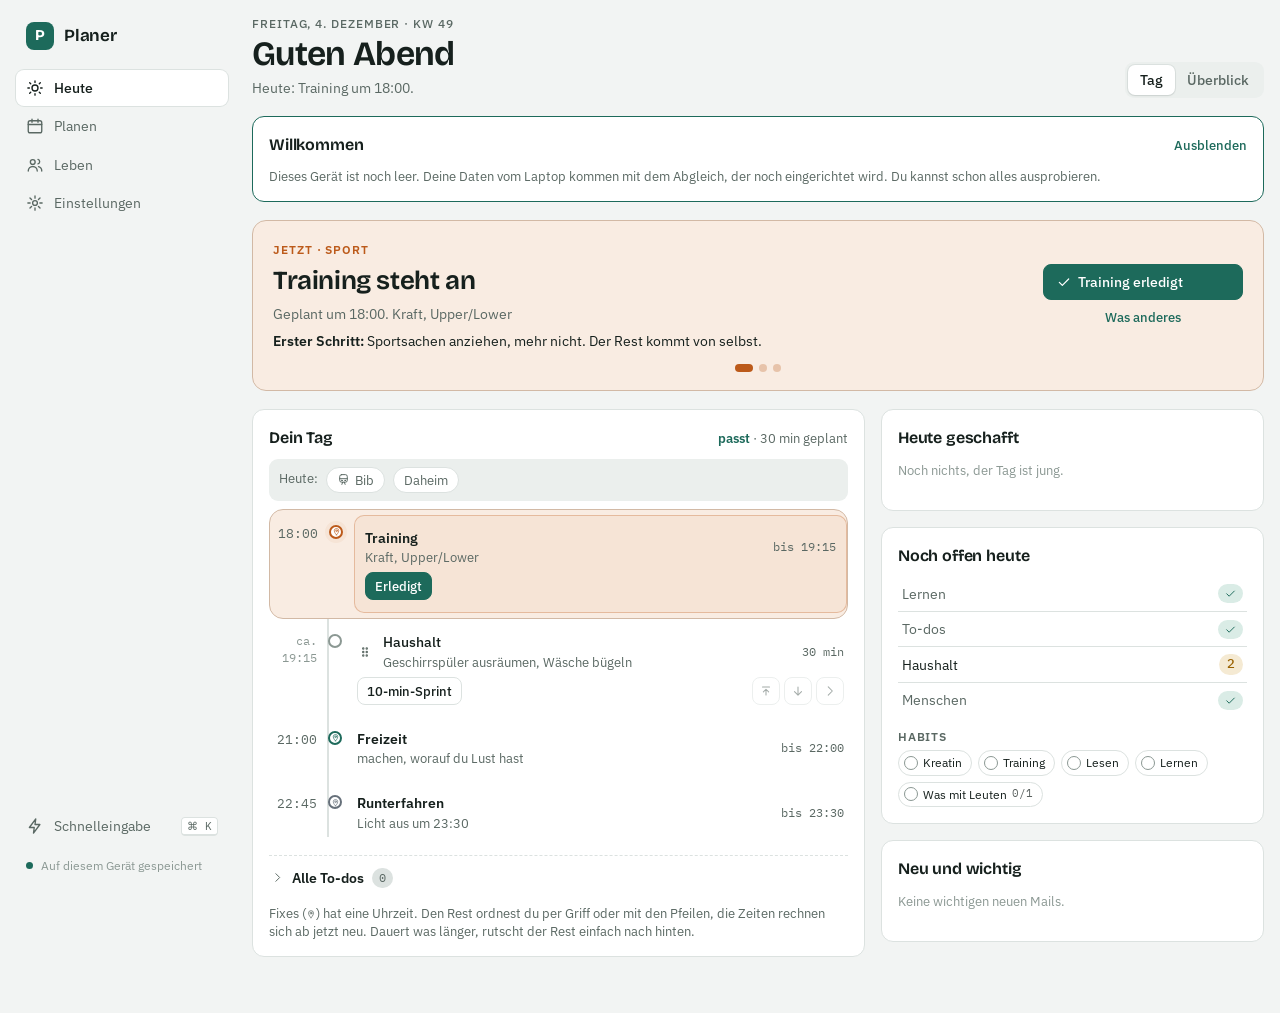
<file: index.html>
<!doctype html>
<html lang="de">
<head>
<meta charset="utf-8">
<meta name="viewport" content="width=device-width, initial-scale=1">
<meta http-equiv="Content-Security-Policy" content="default-src 'self'; script-src 'self' 'unsafe-inline'; style-src 'self' 'unsafe-inline'; font-src 'self' data:; img-src 'self' data:; connect-src 'self'">
<title>Planer</title>
<link rel="manifest" href="manifest.webmanifest">
<meta name="theme-color" content="#F2F4F3" media="(prefers-color-scheme: light)">
<meta name="theme-color" content="#0E1412" media="(prefers-color-scheme: dark)">
<meta name="apple-mobile-web-app-capable" content="yes">
<meta name="mobile-web-app-capable" content="yes">
<meta name="apple-mobile-web-app-title" content="Planer">
<meta name="apple-mobile-web-app-status-bar-style" content="default">
<link rel="apple-touch-icon" href="web/icons/icon-180.png">
<link rel="icon" type="image/png" href="web/icons/icon-192.png">
<link rel="stylesheet" href="web/schrift/schrift.css">
<link rel="stylesheet" href="css/planer.css">
</head>
<body>
<div class="app">
  <nav class="side" id="side" aria-label="Bereiche"></nav>
  <main class="main" id="main"></main>
</div>
<div id="overlay" hidden></div>
<div id="toasts" aria-live="polite"></div>
<button id="focus-pill" data-act="focus-open" hidden>Fokus <b>25:00</b></button>

<script src="vendor/Sortable.min.js"></script>
<script src="web/bruecke.js"></script>
<script type="planer/modul" data-src="js/01-kern.js"></script>
<script type="planer/modul" data-src="js/02-zustand.js"></script>
<script type="planer/modul" data-src="js/03-zug.js"></script>
<script type="planer/modul" data-src="js/04-dashboard-layout.js"></script>
<script type="planer/modul" data-src="js/05-lernplan.js"></script>
<script type="planer/modul" data-src="js/06-abfragen.js"></script>
<script type="planer/modul" data-src="js/07-umstellungen.js"></script>
<script type="planer/modul" data-src="js/08-status.js"></script>
<script type="planer/modul" data-src="js/09-alltag.js"></script>
<script type="planer/modul" data-src="js/10-jetzt-fokus.js"></script>
<script type="planer/modul" data-src="js/11-bausteine.js"></script>
<script type="planer/modul" data-src="js/12-heute.js"></script>
<script type="planer/modul" data-src="js/13-kalender.js"></script>
<script type="planer/modul" data-src="js/14-seiten.js"></script>
<script type="planer/modul" data-src="js/15-schnelleingabe.js"></script>
<script type="planer/modul" data-src="js/16-termin-dialog.js"></script>
<script type="planer/modul" data-src="js/17-tagesfluss.js"></script>
<script type="planer/modul" data-src="js/18-heute-ruhig.js"></script>
<script type="planer/modul" data-src="js/19-briefing.js"></script>
<script type="planer/modul" data-src="js/20-haushalt-waechter.js"></script>
<script type="planer/modul" data-src="js/21-fenster.js"></script>
<script type="planer/modul" data-src="js/22-google.js"></script>
<script type="planer/modul" data-src="js/23-dialoge.js"></script>
<script type="planer/modul" data-src="js/24-widget.js"></script>
<script type="planer/modul" data-src="js/25-rendern.js"></script>
<script type="planer/modul" data-src="js/26-finanzen.js"></script>
<script type="planer/modul" data-src="js/27-diagramme.js"></script>
<script type="planer/modul" data-src="js/28-ereignisse.js"></script>
<script type="planer/modul" data-src="js/29-start.js"></script>
<script src="web/start.js"></script>
</body>
</html>
</file>
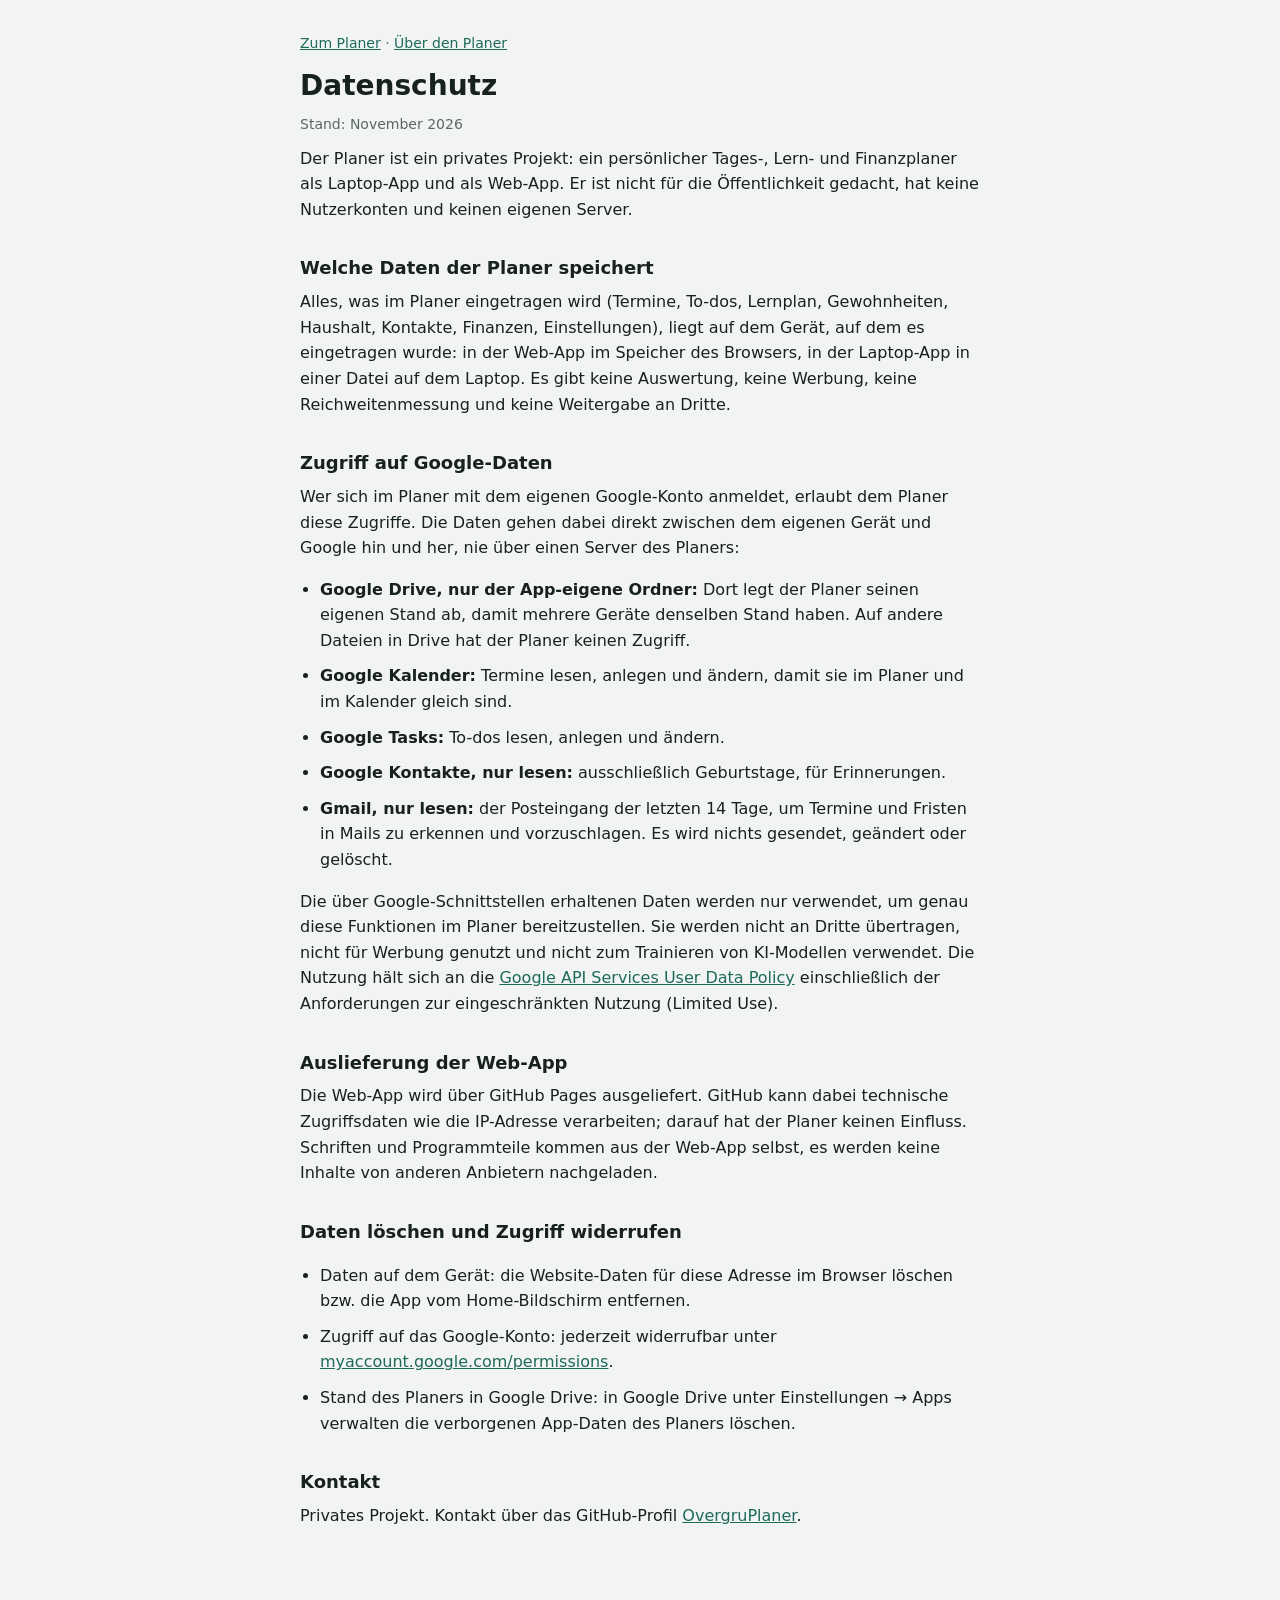
<file: datenschutz.html>
<!doctype html>
<html lang="de">
<head>
<meta charset="utf-8">
<meta name="viewport" content="width=device-width, initial-scale=1">
<title>Planer – Datenschutz</title>
<style>
  body{margin:0;background:#F2F4F3;color:#17211E;font:16px/1.6 system-ui,-apple-system,"Segoe UI",sans-serif}
  main{max-width:680px;margin:0 auto;padding:32px 20px 64px}
  h1{font-size:28px;margin:0 0 4px} h2{font-size:18px;margin:32px 0 6px}
  p,li{margin:0 0 10px} ul{padding-left:20px} a{color:#1D6A5B} .klein{color:#5A6863;font-size:14px}
  @media (prefers-color-scheme:dark){body{background:#0E1412;color:#E6ECEA} a{color:#52BEA5} .klein{color:#9AA8A3}}
</style>
</head>
<body>
<main>
<p class="klein"><a href="./">Zum Planer</a> · <a href="info.html">Über den Planer</a></p>
<h1>Datenschutz</h1>
<p class="klein">Stand: November 2026</p>

<p>Der Planer ist ein privates Projekt: ein persönlicher Tages-, Lern- und Finanzplaner als Laptop-App und als Web-App. Er ist nicht für die Öffentlichkeit gedacht, hat keine Nutzerkonten und keinen eigenen Server.</p>

<h2>Welche Daten der Planer speichert</h2>
<p>Alles, was im Planer eingetragen wird (Termine, To-dos, Lernplan, Gewohnheiten, Haushalt, Kontakte, Finanzen, Einstellungen), liegt auf dem Gerät, auf dem es eingetragen wurde: in der Web-App im Speicher des Browsers, in der Laptop-App in einer Datei auf dem Laptop. Es gibt keine Auswertung, keine Werbung, keine Reichweitenmessung und keine Weitergabe an Dritte.</p>

<h2>Zugriff auf Google-Daten</h2>
<p>Wer sich im Planer mit dem eigenen Google-Konto anmeldet, erlaubt dem Planer diese Zugriffe. Die Daten gehen dabei direkt zwischen dem eigenen Gerät und Google hin und her, nie über einen Server des Planers:</p>
<ul>
  <li><b>Google Drive, nur der App-eigene Ordner:</b> Dort legt der Planer seinen eigenen Stand ab, damit mehrere Geräte denselben Stand haben. Auf andere Dateien in Drive hat der Planer keinen Zugriff.</li>
  <li><b>Google Kalender:</b> Termine lesen, anlegen und ändern, damit sie im Planer und im Kalender gleich sind.</li>
  <li><b>Google Tasks:</b> To-dos lesen, anlegen und ändern.</li>
  <li><b>Google Kontakte, nur lesen:</b> ausschließlich Geburtstage, für Erinnerungen.</li>
  <li><b>Gmail, nur lesen:</b> der Posteingang der letzten 14 Tage, um Termine und Fristen in Mails zu erkennen und vorzuschlagen. Es wird nichts gesendet, geändert oder gelöscht.</li>
</ul>
<p>Die über Google-Schnittstellen erhaltenen Daten werden nur verwendet, um genau diese Funktionen im Planer bereitzustellen. Sie werden nicht an Dritte übertragen, nicht für Werbung genutzt und nicht zum Trainieren von KI-Modellen verwendet. Die Nutzung hält sich an die <a href="https://developers.google.com/terms/api-services-user-data-policy">Google API Services User Data Policy</a> einschließlich der Anforderungen zur eingeschränkten Nutzung (Limited Use).</p>

<h2>Auslieferung der Web-App</h2>
<p>Die Web-App wird über GitHub Pages ausgeliefert. GitHub kann dabei technische Zugriffsdaten wie die IP-Adresse verarbeiten; darauf hat der Planer keinen Einfluss. Schriften und Programmteile kommen aus der Web-App selbst, es werden keine Inhalte von anderen Anbietern nachgeladen.</p>

<h2>Daten löschen und Zugriff widerrufen</h2>
<ul>
  <li>Daten auf dem Gerät: die Website-Daten für diese Adresse im Browser löschen bzw. die App vom Home-Bildschirm entfernen.</li>
  <li>Zugriff auf das Google-Konto: jederzeit widerrufbar unter <a href="https://myaccount.google.com/permissions">myaccount.google.com/permissions</a>.</li>
  <li>Stand des Planers in Google Drive: in Google Drive unter Einstellungen → Apps verwalten die verborgenen App-Daten des Planers löschen.</li>
</ul>

<h2>Kontakt</h2>
<p>Privates Projekt. Kontakt über das GitHub-Profil <a href="https://github.com/OvergruPlaner">OvergruPlaner</a>.</p>
</main>
</body>
</html>
</file>
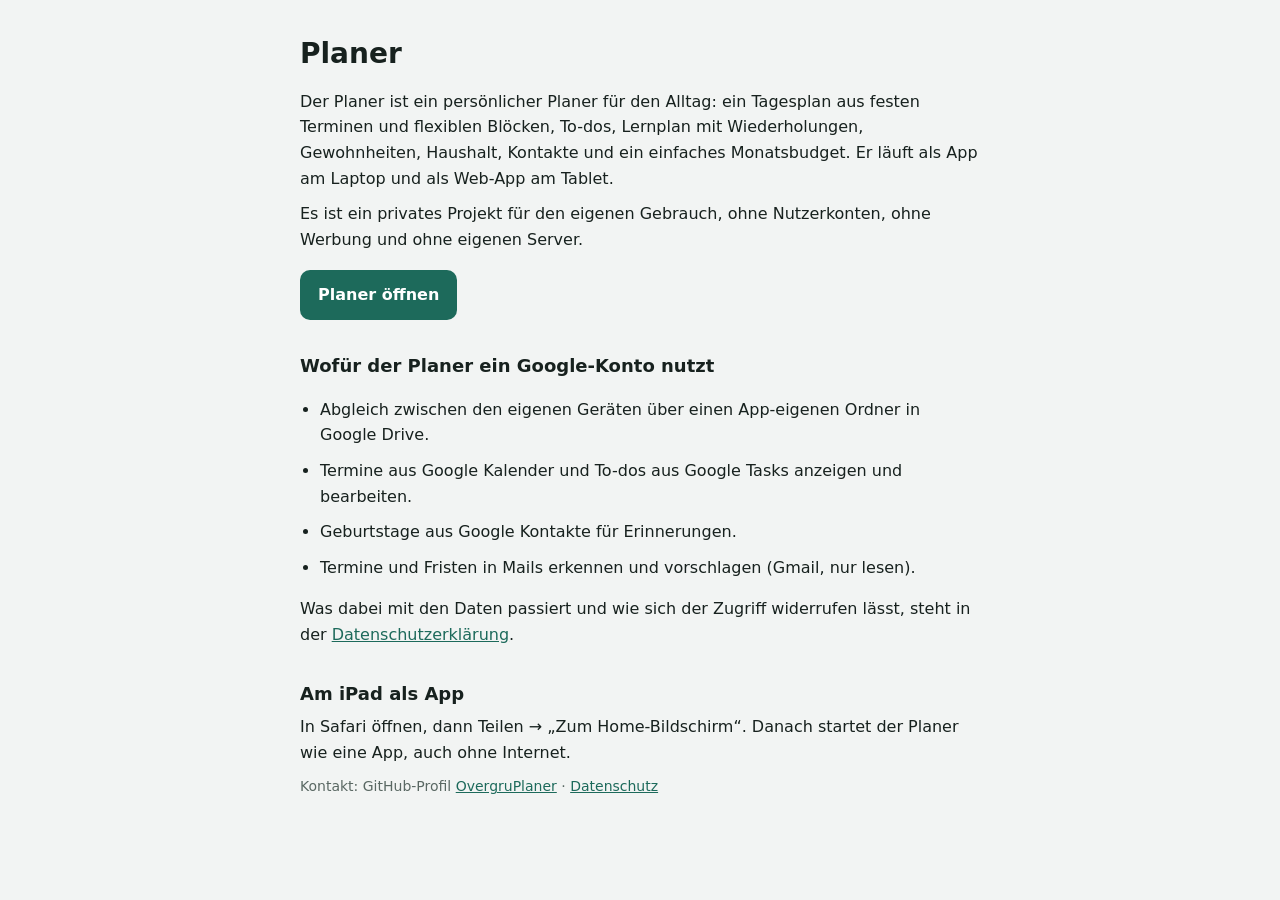
<file: info.html>
<!doctype html>
<html lang="de">
<head>
<meta charset="utf-8">
<meta name="viewport" content="width=device-width, initial-scale=1">
<title>Planer – Über den Planer</title>
<style>
  body{margin:0;background:#F2F4F3;color:#17211E;font:16px/1.6 system-ui,-apple-system,"Segoe UI",sans-serif}
  main{max-width:680px;margin:0 auto;padding:32px 20px 64px}
  h1{font-size:28px;margin:0 0 12px} h2{font-size:18px;margin:32px 0 6px}
  p,li{margin:0 0 10px} ul{padding-left:20px} a{color:#1D6A5B} .klein{color:#5A6863;font-size:14px}
  .knopf{display:inline-block;margin:8px 0 0;padding:12px 18px;border-radius:10px;background:#1D6A5B;color:#fff;text-decoration:none;font-weight:600}
  @media (prefers-color-scheme:dark){body{background:#0E1412;color:#E6ECEA} a{color:#52BEA5} .klein{color:#9AA8A3} .knopf{background:#52BEA5;color:#0E1412}}
</style>
</head>
<body>
<main>
<h1>Planer</h1>
<p>Der Planer ist ein persönlicher Planer für den Alltag: ein Tagesplan aus festen Terminen und flexiblen Blöcken, To-dos, Lernplan mit Wiederholungen, Gewohnheiten, Haushalt, Kontakte und ein einfaches Monatsbudget. Er läuft als App am Laptop und als Web-App am Tablet.</p>
<p>Es ist ein privates Projekt für den eigenen Gebrauch, ohne Nutzerkonten, ohne Werbung und ohne eigenen Server.</p>
<p><a class="knopf" href="./">Planer öffnen</a></p>

<h2>Wofür der Planer ein Google-Konto nutzt</h2>
<ul>
  <li>Abgleich zwischen den eigenen Geräten über einen App-eigenen Ordner in Google Drive.</li>
  <li>Termine aus Google Kalender und To-dos aus Google Tasks anzeigen und bearbeiten.</li>
  <li>Geburtstage aus Google Kontakte für Erinnerungen.</li>
  <li>Termine und Fristen in Mails erkennen und vorschlagen (Gmail, nur lesen).</li>
</ul>
<p>Was dabei mit den Daten passiert und wie sich der Zugriff widerrufen lässt, steht in der <a href="datenschutz.html">Datenschutzerklärung</a>.</p>

<h2>Am iPad als App</h2>
<p>In Safari öffnen, dann Teilen → „Zum Home-Bildschirm“. Danach startet der Planer wie eine App, auch ohne Internet.</p>

<p class="klein">Kontakt: GitHub-Profil <a href="https://github.com/OvergruPlaner">OvergruPlaner</a> · <a href="datenschutz.html">Datenschutz</a></p>
</main>
</body>
</html>
</file>
<file: web/schrift/schrift.css>
/* Schriften der Web-App, lokal statt von Google Fonts: Start ohne Internet, und es geht keine Anfrage an Dritte.
   Dieselben Schriften und Schnitte wie am Laptop (dort lädt app/index.html sie von Google Fonts).
   Lizenz: SIL Open Font License 1.1 (Bricolage Grotesque: Mathieu Triay; IBM Plex: IBM Corp.), Dateien aus den Fontsource-Paketen. */
@font-face{font-family:'Bricolage Grotesque';font-style:normal;font-display:swap;font-weight:200 800;src:url(bricolage-grotesque-latin-opsz-normal.woff2) format('woff2-variations');}
@font-face{font-family:'IBM Plex Sans';font-style:normal;font-display:swap;font-weight:400;src:url(ibm-plex-sans-latin-400-normal.woff2) format('woff2');}
@font-face{font-family:'IBM Plex Sans';font-style:normal;font-display:swap;font-weight:500;src:url(ibm-plex-sans-latin-500-normal.woff2) format('woff2');}
@font-face{font-family:'IBM Plex Sans';font-style:normal;font-display:swap;font-weight:600;src:url(ibm-plex-sans-latin-600-normal.woff2) format('woff2');}
@font-face{font-family:'IBM Plex Mono';font-style:normal;font-display:swap;font-weight:400;src:url(ibm-plex-mono-latin-400-normal.woff2) format('woff2');}
@font-face{font-family:'IBM Plex Mono';font-style:normal;font-display:swap;font-weight:500;src:url(ibm-plex-mono-latin-500-normal.woff2) format('woff2');}
</file>
<file: css/planer.css>
@charset "UTF-8";
/* Layout: schmale Navigationsleiste links, Arbeitsfläche rechts; Dashboard als 3-Spalten-Raster, das auf 2 bzw. 1 Spalte zusammenklappt. */
:root{
  --v1:#2a78d6; --v2:#eb6834; --v3:#1baf7a; --v4:#eda100; --v5:#e87ba4; --vrest:#DCE2E0;
  --bg:#F2F4F3; --surface:#FFFFFF; --surface-2:#EBEFED; --line:#DCE2E0; --fg:#16201D; --muted:#5A6863; --faint:#8B9893;
  --accent:#1D6A5B; --accent-soft:#DAECE6; --accent-fg:#FFFFFF;
  --privat:#1D6A5B; --privat-soft:#DAECE6; --uni:#2F57B0; --uni-soft:#DFE6F6; --training:#BC5A1A; --training-soft:#F6E4D6;
  --bday:#AE3768; --bday-soft:#F5DEE7; --hol:#66707A; --hol-soft:#E9ECEE;
  --danger:#B3372B; --danger-soft:#F7E0DC; --warn:#9A6200; --warn-soft:#F5EAD3; --fam:#7A5AA6; --fam-soft:#EEE8F5;
  --scrim:rgba(16,28,24,.40); --shadow:0 18px 50px -14px rgba(14,32,27,.30);
  --wall-1:#86AEA2; --wall-2:#3E6F66; --wall-3:#1E3A39; --taskbar:rgba(238,242,240,.86);
  --w-bg:rgba(250,252,251,.88); --w-fg:#14201C; --w-muted:#55625E; --w-line:rgba(20,40,34,.12);
  --font-display:'Bricolage Grotesque','Segoe UI Variable Display','Segoe UI',system-ui,sans-serif;
  --font-body:'IBM Plex Sans','Segoe UI',system-ui,sans-serif;
  --font-mono:'IBM Plex Mono',ui-monospace,Consolas,monospace;
}
@media (prefers-color-scheme: dark){:root:not([data-theme="light"]){
  --v1:#3987e5; --v2:#d95926; --v3:#199e70; --v4:#c98500; --v5:#d55181; --vrest:#2F3A36;
  --bg:#0E1412; --surface:#151C1A; --surface-2:#1C2522; --line:#29342F; --fg:#E5ECE9; --muted:#9AA8A3; --faint:#6C7A75;
  --accent:#52BEA5; --accent-soft:#173A31; --accent-fg:#08130F;
  --privat:#52BEA5; --privat-soft:#173A31; --uni:#80A0F2; --uni-soft:#1B2643; --training:#EA9659; --training-soft:#3A2617;
  --bday:#E57DA8; --bday-soft:#3B1D2A; --hol:#A6ADB6; --hol-soft:#252A2F;
  --danger:#F07D70; --danger-soft:#3E1F1B; --warn:#E3B04B; --warn-soft:#3A2D12; --fam:#B9A0E6; --fam-soft:#2B2340;
  --scrim:rgba(0,0,0,.58); --shadow:0 18px 50px -14px rgba(0,0,0,.65);
  --wall-1:#2D4B45; --wall-2:#15292A; --wall-3:#091416; --taskbar:rgba(20,26,25,.88);
  --w-bg:rgba(22,30,28,.84); --w-fg:#E7EEEB; --w-muted:#9DADA8; --w-line:rgba(255,255,255,.10);
  color-scheme:dark;
}}
:root[data-theme="dark"]{
  --v1:#3987e5; --v2:#d95926; --v3:#199e70; --v4:#c98500; --v5:#d55181; --vrest:#2F3A36;
  --bg:#0E1412; --surface:#151C1A; --surface-2:#1C2522; --line:#29342F; --fg:#E5ECE9; --muted:#9AA8A3; --faint:#6C7A75;
  --accent:#52BEA5; --accent-soft:#173A31; --accent-fg:#08130F;
  --privat:#52BEA5; --privat-soft:#173A31; --uni:#80A0F2; --uni-soft:#1B2643; --training:#EA9659; --training-soft:#3A2617;
  --bday:#E57DA8; --bday-soft:#3B1D2A; --hol:#A6ADB6; --hol-soft:#252A2F;
  --danger:#F07D70; --danger-soft:#3E1F1B; --warn:#E3B04B; --warn-soft:#3A2D12; --fam:#B9A0E6; --fam-soft:#2B2340;
  --scrim:rgba(0,0,0,.58); --shadow:0 18px 50px -14px rgba(0,0,0,.65);
  --wall-1:#2D4B45; --wall-2:#15292A; --wall-3:#091416; --taskbar:rgba(20,26,25,.88);
  --w-bg:rgba(22,30,28,.84); --w-fg:#E7EEEB; --w-muted:#9DADA8; --w-line:rgba(255,255,255,.10);
  color-scheme:dark;
}
*{box-sizing:border-box}
[hidden]{display:none!important}
html,body{height:100%}
body{background:var(--bg);color:var(--fg);font-family:var(--font-body);font-size:14px;line-height:1.45}
button,input,select{font:inherit;color:inherit}
button{cursor:pointer}
:focus-visible{outline:2px solid var(--accent);outline-offset:2px}
.ic{flex:none;display:block}
.sr{position:absolute;width:1px;height:1px;overflow:hidden;clip:rect(0 0 0 0)}
h1,h2,h3{margin:0;text-wrap:balance}
ul{list-style:none;margin:0;padding:0}
kbd{font-family:var(--font-mono);font-size:11px;padding:1px 5px;border:1px solid var(--line);border-bottom-width:2px;border-radius:4px;background:var(--surface);color:var(--muted)}
code{font-family:var(--font-mono);font-size:12px;background:var(--surface-2);padding:1px 4px;border-radius:4px}
.mono{font-family:var(--font-mono);font-variant-numeric:tabular-nums}

/* App-Rahmen */
.app{display:grid;grid-template-columns:212px minmax(0,1fr);gap:24px;min-height:100%;
  padding-left:max(16px,env(safe-area-inset-left,0px));padding-right:max(16px,env(safe-area-inset-right,0px));padding-block:16px}
.side{position:sticky;top:16px;align-self:start;display:flex;flex-direction:column;gap:2px;min-height:calc(100dvh - 32px)}
.brand{display:flex;align-items:center;gap:10px;padding:6px 10px 18px}
.brand-mark{width:28px;height:28px;border-radius:8px;background:var(--accent);color:var(--accent-fg);display:grid;place-items:center;font-family:var(--font-display);font-weight:750;font-size:15px}
.brand b{font-family:var(--font-display);font-weight:650;font-size:17px;letter-spacing:-.01em}
.nav-btn{display:flex;align-items:center;gap:10px;padding:8px 10px;border-radius:8px;border:0;background:none;width:100%;text-align:left;color:var(--muted);white-space:nowrap}
.nav-btn:hover{background:var(--surface-2);color:var(--fg)}
.nav-btn[aria-current="page"]{background:var(--surface);color:var(--fg);box-shadow:0 0 0 1px var(--line);font-weight:500}
.nav-btn .count{margin-left:auto;font-family:var(--font-mono);font-size:11.5px;color:var(--faint)}
.nav-btn .count.hot{color:var(--accent);font-weight:500}
.side-foot{margin-top:auto;display:flex;flex-direction:column;gap:2px;padding-top:16px}
.sync{display:flex;align-items:center;gap:8px;padding:10px;font-size:12px;color:var(--faint)}
.sync i{width:7px;height:7px;border-radius:50%;background:var(--accent);flex:none}
.main{min-width:0;display:flex;flex-direction:column;gap:18px;padding-bottom:40px}
.demo-note{font-size:12.5px;color:var(--muted);background:var(--surface-2);border-radius:8px;padding:8px 12px}
.demo-note b{color:var(--fg);font-weight:600}

.page-head{display:flex;align-items:flex-end;justify-content:space-between;gap:16px;flex-wrap:wrap}
.eyebrow{margin:0 0 2px;font-size:11.5px;letter-spacing:.08em;text-transform:uppercase;color:var(--muted);font-weight:500}
.page-head h1{font-family:var(--font-display);font-weight:650;font-size:clamp(26px,3.4vw,34px);letter-spacing:-.02em;line-height:1.1}
.page-head .sub{margin:6px 0 0;color:var(--muted)}
.head-actions{display:flex;gap:8px;flex-wrap:wrap}

.btn{display:inline-flex;align-items:center;gap:6px;border-radius:8px;border:1px solid var(--line);background:var(--surface);padding:7px 12px;font-weight:500;white-space:nowrap}
.btn:hover{border-color:var(--faint)}
a.btn{text-decoration:none;color:var(--fg)}
.btn.primary{background:var(--accent);border-color:var(--accent);color:var(--accent-fg)}
.btn.primary:hover{filter:brightness(1.08)}
.btn.ghost{background:transparent}
.btn.danger{color:var(--danger)}
.btn.sm{padding:4px 9px;font-size:12.5px}
.icon-btn{display:grid;place-items:center;width:32px;height:32px;border-radius:8px;border:1px solid var(--line);background:var(--surface);color:var(--muted)}
.icon-btn:hover{color:var(--fg);border-color:var(--faint)}
.chip{border:1px solid var(--line);background:var(--surface);border-radius:999px;padding:3px 10px;font-size:12.5px;color:var(--muted)}
.chip:hover,.chip.on{color:var(--fg);border-color:var(--faint)}
.chip.on{background:var(--surface-2)}
.tag{font-size:11.5px;padding:1px 7px;border-radius:999px;background:var(--surface-2);color:var(--muted);white-space:nowrap}
.pill{display:inline-flex;align-items:center;gap:4px;font-size:11.5px;padding:2px 8px;border-radius:999px;background:var(--surface-2);color:var(--muted);white-space:nowrap}
.pill.bell{background:var(--accent-soft);color:var(--accent);font-weight:500}

.card{background:var(--surface);border:1px solid var(--line);border-radius:12px;padding:16px;min-width:0}
.card-head{display:flex;align-items:baseline;justify-content:space-between;gap:10px;margin-bottom:10px}
.card-head h2{font-family:var(--font-display);font-size:16px;font-weight:650;letter-spacing:-.01em}
.card-head .meta{font-size:12.5px;color:var(--muted)}
.link{border:0;background:none;padding:0;color:var(--accent);font-weight:500;font-size:12.5px}
.link:hover{text-decoration:underline}
.empty{color:var(--faint);font-size:13px;padding:6px 0}
.hint{font-size:12.5px;color:var(--muted);margin:10px 0 0}

/* Kalender-Farben */
.c-privat{--c:var(--privat);--cs:var(--privat-soft)} .c-uni{--c:var(--uni);--cs:var(--uni-soft)}
.c-training{--c:var(--training);--cs:var(--training-soft)} .c-bday{--c:var(--bday);--cs:var(--bday-soft)}
.c-hol{--c:var(--hol);--cs:var(--hol-soft)} .c-fam{--c:var(--fam);--cs:var(--fam-soft)}
.evb.c-fam{border-left-style:dashed} .c-imp{--c:var(--danger);--cs:var(--danger-soft)} .c-task{--c:var(--warn);--cs:var(--warn-soft)}

/* Dashboard */
.dash{display:grid;grid-template-columns:repeat(3,minmax(0,1fr));gap:16px;align-items:start}
.col{display:flex;flex-direction:column;gap:16px;min-width:0}
@media (max-width:1240px){.dash{grid-template-columns:repeat(2,minmax(0,1fr))}.col:nth-child(3){grid-column:1/-1;display:grid;grid-template-columns:repeat(2,minmax(0,1fr))}}
@media (max-width:760px){.dash,.col:nth-child(3){grid-template-columns:minmax(0,1fr)}}

.evlist{display:flex;flex-direction:column;gap:4px}
.ev-row{display:grid;grid-template-columns:46px 3px minmax(0,1fr);gap:10px;align-items:stretch;width:100%;text-align:left;border:0;background:none;padding:6px 6px 6px 0;border-radius:8px}
button.ev-row:hover{background:var(--surface-2)}
.ev-time{font-family:var(--font-mono);font-size:12.5px;font-variant-numeric:tabular-nums;display:flex;flex-direction:column;line-height:1.3;padding-left:2px}
.ev-time small{color:var(--faint);font-size:11px}
.ev-bar{background:var(--c);border-radius:2px}
.ev-main{display:flex;flex-direction:column;min-width:0}
.ev-t{font-weight:500;overflow-wrap:anywhere}
.ev-sub{font-size:12px;color:var(--muted)}
.ev-row.past{opacity:.5}
.live{color:var(--accent);font-weight:600}
.tomorrow{margin-top:10px;padding-top:10px;border-top:1px dashed var(--line);font-size:12.5px;color:var(--muted);display:flex;flex-wrap:wrap;gap:6px;align-items:center}
.tomorrow .lbl{font-weight:600;color:var(--fg)}
.adp{display:inline-block;font-size:11.5px;padding:1px 7px;border-radius:5px;background:var(--cs);color:var(--c);font-weight:500;white-space:nowrap;overflow:hidden;text-overflow:ellipsis;max-width:100%}

.tasks{display:flex;flex-direction:column}
.task{display:flex;gap:10px;align-items:flex-start;padding:8px 0;border-top:1px solid var(--line)}
.task:first-child{border-top:0;padding-top:2px}
.chk{flex:none;width:19px;height:19px;margin-top:1px;border-radius:6px;border:1.5px solid var(--faint);background:none;display:grid;place-items:center;color:transparent;padding:0}
.chk:hover{border-color:var(--accent)}
.chk.on{background:var(--accent);border-color:var(--accent);color:var(--accent-fg)}
.t-main{flex:1;min-width:0;display:flex;flex-direction:column;gap:2px}
.t-title{overflow-wrap:anywhere;border:0;background:none;padding:0;text-align:left;align-self:flex-start}
.t-title:hover{color:var(--accent)}
.tp{display:flex;align-items:center;gap:5px;font-size:11.5px;line-height:1.35;padding:1px 6px;border-radius:5px;background:var(--surface);border:1px dashed var(--warn);color:var(--fg);cursor:grab;white-space:nowrap;overflow:hidden;text-overflow:ellipsis;max-width:100%;min-width:0}
.tp::before{content:"";flex:none;width:8px;height:8px;border-radius:2px;border:1.5px solid var(--warn)}
.tp.done{text-decoration:line-through;color:var(--faint);border-color:var(--line)}
.tp.done::before{background:var(--warn)}
.tp.over{border-color:var(--danger);color:var(--danger)}
.tp.over::before{border-color:var(--danger)}
.tp.dragging{opacity:.4}
.drop-over{outline:2px dashed var(--accent);outline-offset:-3px;background:var(--accent-soft)!important}
.q-dates{display:flex;flex-wrap:wrap;gap:6px}
.q-dates .chip .mono{font-size:11px;color:var(--faint)}
.task.done .t-title{text-decoration:line-through;color:var(--faint)}
.t-meta{display:flex;gap:6px;flex-wrap:wrap;align-items:center;font-size:12px;color:var(--muted)}
.due{font-size:12px;color:var(--muted)} .due.over{color:var(--warn);font-weight:500} .due.today{color:var(--accent);font-weight:500}
.star{flex:none;border:0;background:none;color:var(--faint);padding:2px;border-radius:6px}
.star:hover{color:var(--warn)} .star.on{color:var(--warn)} .star.on svg{fill:currentColor}
.del{flex:none;border:0;background:none;color:var(--faint);padding:2px;border-radius:6px;opacity:0}
.task:hover .del{opacity:1} .del:hover{color:var(--danger)}
.inline-add{display:flex;gap:8px;margin-top:10px}
.inline-add input{flex:1;min-width:0}
.field,input[type=text],input[type=date],input[type=time],input[type=number],select{border:1px solid var(--line);background:var(--surface);border-radius:8px;padding:7px 10px;min-width:0}
input::placeholder{color:var(--faint)}
input:focus,select:focus{outline:2px solid var(--accent-soft);border-color:var(--accent)}

.habs{display:flex;flex-direction:column;gap:2px}
.hab{display:grid;grid-template-columns:auto minmax(0,1fr) auto auto;gap:12px;align-items:center;padding:7px 0}
.hab-check{width:30px;height:30px;border-radius:9px;border:1.5px solid var(--line);background:var(--surface-2);color:transparent;display:grid;place-items:center;padding:0}
.hab-check:hover{border-color:var(--accent);color:var(--faint)}
.hab-check.on{background:var(--accent);border-color:var(--accent);color:var(--accent-fg)}
.hab-main{display:flex;flex-direction:column;min-width:0}
.hab-name{font-weight:500}
.hab-detail{font-size:12px;color:var(--muted)}
.hab-week{display:flex;gap:3px}
.dot{width:8px;height:8px;border-radius:3px;background:var(--surface-2);box-shadow:inset 0 0 0 1px var(--line)}
.dot.on{background:var(--accent);box-shadow:none}
.dot.today{outline:1.5px solid var(--faint);outline-offset:1px}
.streak{display:inline-flex;align-items:center;gap:3px;font-family:var(--font-mono);font-size:12.5px;color:var(--training);min-width:34px;justify-content:flex-end}
.streak.zero{color:var(--faint)}
.streak small{font-size:10px;margin-left:1px}
.hab.rest{opacity:.55}
.pips{display:flex;gap:3px}
.pip{width:13px;height:8px;border-radius:3px;background:var(--surface-2);box-shadow:inset 0 0 0 1px var(--line)}
.pip.on{background:var(--accent);box-shadow:none}
.dot.off{background:none;box-shadow:inset 0 0 0 1px var(--line);opacity:.5}
.dot.off.on{background:var(--accent);opacity:1}

.ups{display:flex;flex-direction:column;gap:10px}
.up{display:grid;grid-template-columns:44px minmax(0,1fr) auto;gap:12px;align-items:center}
.up-date{display:flex;flex-direction:column;align-items:center;justify-content:center;height:44px;border-radius:9px;background:var(--cs);color:var(--c);font-size:11px;text-transform:uppercase;letter-spacing:.04em;line-height:1.1}
.up-date b{font-family:var(--font-display);font-size:18px;letter-spacing:0;text-transform:none}
.up-main{display:flex;flex-direction:column;min-width:0}
.up-t{font-weight:500;overflow-wrap:anywhere}
.up-sub{font-size:12px;color:var(--muted)}

.train .card-head{flex-wrap:wrap}
.seg.sm button{padding:3px 9px;font-size:12.5px}
.leave{display:flex;align-items:center;gap:10px;padding:10px 12px;border-radius:10px;background:var(--accent-soft);color:var(--fg);margin-bottom:8px}
.leave b{font-family:var(--font-display);font-size:20px;font-weight:650;color:var(--accent);line-height:1;font-variant-numeric:tabular-nums;white-space:nowrap}
.leave span{font-size:12.5px;color:var(--muted)}
.leave.now{background:var(--danger-soft)} .leave.now b{color:var(--danger)}
.deps{display:flex;flex-direction:column}
.dep{display:grid;grid-template-columns:50px 58px minmax(0,1fr) auto;gap:10px;align-items:center;padding:7px 0;border-top:1px solid var(--line)}
.dep:first-child{border-top:0}
.dep-t{display:flex;flex-direction:column;font-family:var(--font-mono);font-variant-numeric:tabular-nums;font-size:14px;font-weight:500;line-height:1.2}
.dep-t s{font-size:11px;color:var(--faint);font-weight:400}
.dep-t.late{color:var(--danger)}
.line{justify-self:start;font-size:11.5px;font-weight:600;padding:2px 7px;border-radius:5px;background:var(--uni-soft);color:var(--uni);white-space:nowrap;max-width:100%;overflow:hidden;text-overflow:ellipsis}
.line.rex{background:var(--training-soft);color:var(--training)}
.dep-main{display:flex;flex-direction:column;min-width:0;font-size:12.5px;color:var(--muted)}
.dep-main b{color:var(--fg);font-weight:500}
.dep-in{font-family:var(--font-mono);font-size:12.5px;white-space:nowrap;text-align:right}
.dep.miss{opacity:.45}
.dep.cx .dep-t{text-decoration:line-through;color:var(--faint)}
.dep.cx .dep-in{color:var(--danger);font-family:var(--font-body);font-weight:500}
.dep.next{background:linear-gradient(90deg,var(--accent-soft),transparent 70%);border-radius:8px}
.w-train{display:grid;grid-template-columns:auto minmax(0,1fr);gap:2px 8px;align-items:baseline;font-size:12.5px}
.w-train .mono{font-size:13px;font-weight:500}
.w-train small{grid-column:2;color:var(--w-muted);font-size:11.5px}
.sugs{display:flex;flex-direction:column;gap:10px}
.sug{border:1px solid var(--line);border-radius:10px;padding:10px 12px;display:flex;flex-direction:column;gap:8px;background:var(--bg)}
.sug-main{display:flex;flex-direction:column;gap:1px;min-width:0}
.sug-kind{font-size:11px;letter-spacing:.06em;text-transform:uppercase;color:var(--accent);font-weight:600}
.sug-t{font-weight:600;overflow-wrap:anywhere}
.sug-when{font-family:var(--font-mono);font-size:12.5px}
.sug-src{font-size:12px;color:var(--muted);overflow-wrap:anywhere}
.rule{color:var(--faint)}
.sug-act{display:flex;gap:6px}

.mails{display:flex;flex-direction:column}
.mrow{display:grid;grid-template-columns:minmax(0,1fr) auto;column-gap:10px;width:100%;text-align:left;border:0;background:none;padding:8px 8px;border-radius:8px;border-top:1px solid var(--line)}
.mails li:first-child .mrow{border-top-color:transparent}
.mrow:hover{background:var(--surface-2)}
.mrow.sel{background:var(--accent-soft)}
.m-from{font-weight:500;white-space:nowrap;overflow:hidden;text-overflow:ellipsis}
.m-time{font-size:12px;color:var(--faint);font-family:var(--font-mono)}
.m-subj{grid-column:1/-1;white-space:nowrap;overflow:hidden;text-overflow:ellipsis}
.m-snip{grid-column:1/-1;font-size:12.5px;color:var(--muted);white-space:nowrap;overflow:hidden;text-overflow:ellipsis}
.m-badges{grid-column:1/-1;display:flex;gap:6px;margin-top:4px}
.mrow.unread .m-from,.mrow.unread .m-subj{font-weight:600}
.mrow.unread .m-from::before{content:"";display:inline-block;width:7px;height:7px;border-radius:50%;background:var(--accent);margin-right:7px;vertical-align:1px}
.badge-sug{background:var(--accent-soft);color:var(--accent);font-weight:500}

/* Kalender */
.cal-bar{display:flex;flex-wrap:wrap;gap:10px 16px;align-items:center}
.seg{display:inline-flex;background:var(--surface-2);border-radius:9px;padding:3px}
.seg button{border:0;background:none;padding:5px 12px;border-radius:7px;color:var(--muted);font-weight:500}
.seg button[aria-pressed="true"]{background:var(--surface);color:var(--fg);box-shadow:0 1px 2px rgba(0,0,0,.08),0 0 0 1px var(--line)}
.cal-nav{display:flex;gap:6px;align-items:center}
.legend{display:flex;gap:6px;flex-wrap:wrap;margin-left:auto}
.lg{display:inline-flex;align-items:center;gap:6px;border:1px solid var(--line);background:var(--surface);border-radius:999px;padding:3px 10px 3px 7px;font-size:12.5px;color:var(--faint)}
.lg .sw{width:10px;height:10px;border-radius:3px;border:1.5px solid var(--c)}
.lg.on{color:var(--fg)} .lg.on .sw{background:var(--c)}

.cal-scroll{overflow:auto;max-height:min(72vh,760px);border:1px solid var(--line);border-radius:12px;background:var(--surface)}
.wk{min-width:760px}
.wk.one{min-width:0}
.wk-row{display:grid;grid-template-columns:54px repeat(var(--days),minmax(0,1fr))}
.wk-head{position:sticky;top:0;z-index:4;background:var(--surface);border-bottom:1px solid var(--line);height:42px}
.wk-head .dh{height:41px;box-sizing:border-box}
.dh{border:0;border-left:1px solid var(--line);background:none;padding:8px 10px;display:flex;align-items:baseline;gap:6px;text-align:left}
.dh:hover{background:var(--surface-2)}
.dh .wd{font-size:12px;color:var(--muted);text-transform:uppercase;letter-spacing:.05em}
.dh .num{font-family:var(--font-display);font-size:18px;font-weight:650;padding:0 5px;border-radius:6px}
.dh.today .num{background:var(--accent);color:var(--accent-fg)}
.dh.hol .wd{color:var(--danger)}
.wk-ad{position:sticky;top:42px;z-index:3;background:var(--surface);border-bottom:1px solid var(--line);box-shadow:0 4px 8px -6px rgba(0,0,0,.18)}
.ad-label{font-size:10px;color:var(--faint);padding:6px 5px 6px 2px;text-align:right;line-height:1.3}
.adcell{border-left:1px solid var(--line);padding:4px;display:flex;flex-direction:column;gap:3px;min-height:30px;min-width:0;max-height:118px;overflow-y:auto}
.hours{position:relative}
.hl{position:absolute;right:8px;transform:translateY(-50%);font-family:var(--font-mono);font-size:10.5px;color:var(--faint)}
.hl:first-child{transform:none}
.daycol{position:relative;border-left:1px solid var(--line);background-image:repeating-linear-gradient(to bottom,var(--line) 0 1px,transparent 1px 48px);cursor:copy}
.daycol.today{background-color:color-mix(in srgb,var(--accent-soft) 35%,transparent)}
.evb{position:absolute;border:0;border-left:3px solid var(--c);background:var(--cs);color:var(--fg);border-radius:6px;padding:3px 6px;text-align:left;overflow:hidden;font-size:12px;line-height:1.3;cursor:pointer;display:flex;flex-direction:column}
.evb:hover{filter:brightness(.97)}
.evb b{font-weight:600;overflow:hidden;text-overflow:ellipsis}
.evb span{font-family:var(--font-mono);font-size:11px;color:var(--muted)}
.evb.imp{box-shadow:inset 0 0 0 1.5px var(--danger)}
.nowline{position:absolute;left:-1px;right:0;height:2px;background:var(--danger);z-index:2;pointer-events:none}
.nowline::before{content:"";position:absolute;left:-4px;top:-3px;width:8px;height:8px;border-radius:50%;background:var(--danger)}

.month{display:grid;grid-template-columns:repeat(7,minmax(0,1fr));border:1px solid var(--line);border-radius:12px;overflow:hidden;background:var(--surface)}
.mwd{padding:8px 10px;font-size:11.5px;text-transform:uppercase;letter-spacing:.05em;color:var(--muted);border-bottom:1px solid var(--line)}
.mc{cursor:pointer;border:0;border-top:1px solid var(--line);border-left:1px solid var(--line);background:none;min-height:104px;padding:6px;text-align:left;display:flex;flex-direction:column;gap:3px;min-width:0;overflow:hidden}
.mc:nth-child(7n+1){border-left:0}
.mc:hover{background:var(--surface-2)}
.mc.out{background:var(--bg)} .mc.out .mn{color:var(--faint)}
.mn{font-family:var(--font-display);font-weight:650;font-size:14px;align-self:flex-start;padding:0 5px;border-radius:6px}
.mc.today .mn{background:var(--accent);color:var(--accent-fg)}
.mp{display:block;font-size:11.5px;padding:1px 5px;border-radius:4px;background:var(--cs);white-space:nowrap;overflow:hidden;text-overflow:ellipsis;border-left:2px solid var(--c)}
.mp i{font-style:normal;font-family:var(--font-mono);font-size:10.5px;color:var(--muted)}
.more{font-size:11px;color:var(--muted);padding-left:4px}
@media (max-width:700px){.mc{min-height:62px}.mp{font-size:0;height:6px;padding:0;border-left:0;background:var(--c)}.mp i{display:none}.adp.mp{font-size:0}
  .mc .tp{font-size:0;height:6px;padding:0;border:0;background:var(--warn)}.mc .tp::before{display:none}}

.year{display:grid;grid-template-columns:repeat(auto-fill,minmax(212px,1fr));gap:14px}
.ym{background:var(--surface);border:1px solid var(--line);border-radius:12px;padding:12px}
.ym-h{border:0;background:none;padding:0 0 8px;font-family:var(--font-display);font-weight:650;font-size:15px}
.ym-h:hover{color:var(--accent)}
.ym.cur{border-color:var(--accent)}
.ym-g{display:grid;grid-template-columns:repeat(7,1fr);gap:2px}
.ym-wd{font-size:10px;color:var(--faint);text-align:center;padding-bottom:2px}
.yd{position:relative;aspect-ratio:1;max-width:100%;border:0;background:none;border-radius:6px;font-size:11.5px;font-variant-numeric:tabular-nums;padding:0;color:var(--fg)}
.yd:hover{background:var(--surface-2)}
.yd.past{color:var(--faint)}
.yd.has::after{content:"";position:absolute;left:50%;bottom:2px;width:4px;height:4px;margin-left:-2px;border-radius:50%;background:var(--c)}
.yd.imp{box-shadow:inset 0 0 0 1.5px var(--danger);font-weight:600}
.yd.today{background:var(--accent);color:var(--accent-fg);font-weight:600}
.yd.today::after{background:var(--accent-fg)}
.yd.holday{color:var(--danger)}

/* To-dos */
.todo-wrap{display:grid;grid-template-columns:200px minmax(0,1fr);gap:16px;align-items:start}
.lists{display:flex;flex-direction:column;gap:2px}
.lists .nav-btn{padding:7px 10px}
@media (max-width:760px){.todo-wrap{grid-template-columns:minmax(0,1fr)}.lists{flex-direction:row;overflow-x:auto}.lists .nav-btn{width:auto}}
.group{margin-top:14px}
.group:first-of-type{margin-top:4px}
.group h3{font-size:11.5px;letter-spacing:.07em;text-transform:uppercase;color:var(--muted);font-weight:600;margin-bottom:4px;display:flex;gap:8px}
.group h3 .n{font-family:var(--font-mono);color:var(--faint)}
.group.over h3{color:var(--warn)}
.add-task{display:grid;grid-template-columns:minmax(0,1fr) auto auto auto auto;gap:8px;align-items:center}
@media (max-width:760px){.add-task{grid-template-columns:minmax(0,1fr) minmax(0,1fr)}.add-task input[name=title]{grid-column:1/-1}}
.star-toggle{display:inline-flex;align-items:center;gap:5px;font-size:12.5px;color:var(--muted);white-space:nowrap}
details.donebox summary{cursor:pointer;color:var(--muted);font-size:12.5px;padding:4px 0;list-style-position:inside}
.src-note{font-size:12px;color:var(--faint);display:flex;gap:6px;align-items:center}

/* Habits */
.hab-grid{display:grid;grid-template-columns:repeat(auto-fill,minmax(min(100%,460px),1fr));gap:16px}
.hc-head{display:flex;justify-content:space-between;gap:12px;align-items:flex-start}
.hc-head h2{font-family:var(--font-display);font-size:19px;font-weight:650}
.hc-head p{margin:2px 0 0;color:var(--muted);font-size:12.5px}
.stats{display:flex;gap:18px;margin:14px 0}
.stat{display:flex;flex-direction:column}
.stat b{font-family:var(--font-display);font-size:22px;font-weight:650;line-height:1.1;font-variant-numeric:tabular-nums}
.stat span{font-size:11.5px;color:var(--muted)}
.stat.fire b{color:var(--training)}
.week7{display:grid;grid-template-columns:repeat(7,minmax(0,1fr));gap:6px;margin-bottom:14px}
.w7{display:flex;flex-direction:column;align-items:center;gap:4px;border:0;background:none;padding:0;color:var(--muted);font-size:11px}
.w7 .box{width:100%;max-width:44px;height:34px;border-radius:8px;background:var(--surface-2);box-shadow:inset 0 0 0 1px var(--line);display:grid;place-items:center;color:transparent}
.w7.on .box{background:var(--accent);box-shadow:none;color:var(--accent-fg)}
.w7.today{color:var(--fg);font-weight:600}
.w7:hover .box{box-shadow:inset 0 0 0 1.5px var(--accent)}
.w7.off .box{background:transparent;box-shadow:none;border:1.5px dashed var(--line)}
.w7.off.on .box{background:var(--accent);border:0}
.w7.fut{opacity:.4;cursor:default}
.w7.fut .box{box-shadow:inset 0 0 0 1px var(--line)}
.goal{display:flex;align-items:center;gap:10px;margin-bottom:14px}
.goal-bar{flex:1;height:8px;border-radius:99px;background:var(--surface-2);overflow:hidden}
.goal-bar i{display:block;height:100%;background:var(--accent);border-radius:inherit}
.goal span{font-family:var(--font-mono);font-size:12.5px;white-space:nowrap}
.goal.met span{color:var(--accent);font-weight:500}
.heat.wkly{grid-template-rows:repeat(7,11px) 4px}
.hx.off{opacity:.35}
.hx.goal{height:4px;border-radius:2px;background:var(--surface-2);box-shadow:none}
.hx.goal.on{background:var(--training)}
.hc-btns{display:flex;gap:6px}
.freq-row{display:flex;flex-wrap:wrap;gap:8px;align-items:center;font-size:13px;color:var(--muted)}
.freq-row select{color:var(--fg)}
.fr-n{display:inline-flex;align-items:center;gap:6px}
.wdpick{display:inline-flex;gap:4px;flex-wrap:wrap}
.wdpick label{position:relative}
.wdpick input{position:absolute;opacity:0;width:1px;height:1px}
.wdpick span{display:grid;place-items:center;width:34px;height:31px;border:1px solid var(--line);border-radius:7px;font-size:12.5px;color:var(--fg);background:var(--surface);cursor:pointer}
.wdpick input:checked+span{background:var(--accent);color:var(--accent-fg);border-color:var(--accent)}
.wdpick input:focus-visible+span{outline:2px solid var(--accent);outline-offset:1px}
.heat-wrap{overflow-x:auto;padding-bottom:4px}
.heat-months{display:grid;grid-template-columns:repeat(53,11px);gap:3px;font-size:10px;color:var(--faint);margin-bottom:3px;height:13px}
.heat-months span{white-space:nowrap}
.heat{display:grid;grid-template-rows:repeat(7,11px);grid-auto-flow:column;grid-auto-columns:11px;gap:3px}
.hx{width:11px;height:11px;border-radius:3px;background:var(--surface-2);box-shadow:inset 0 0 0 1px var(--line)}
.hx.on{background:var(--accent);box-shadow:none}
.hx.fut{background:none;box-shadow:none}
.add-hab{display:flex;flex-direction:column;gap:10px}
.add-hab .frow{--n:2}
@media (max-width:600px){.add-hab .frow{--n:1}}

/* Posteingang */
.mail-wrap{display:grid;grid-template-columns:minmax(0,380px) minmax(0,1fr);gap:16px;align-items:start}
@media (max-width:900px){.mail-wrap{grid-template-columns:minmax(0,1fr)}}
.filters{display:flex;gap:6px;flex-wrap:wrap;margin-bottom:8px}
.read-head{display:flex;flex-direction:column;gap:4px;padding-bottom:12px;border-bottom:1px solid var(--line);margin-bottom:14px}
.read-head h2{font-family:var(--font-display);font-size:21px;font-weight:650;letter-spacing:-.01em}
.read-from{font-size:13px;color:var(--muted)}
.read-from b{color:var(--fg);font-weight:600}
.read-body{max-width:65ch;line-height:1.6;overflow-wrap:anywhere}
.read-body mark{background:var(--accent-soft);color:var(--fg);border-radius:4px;padding:0 3px;box-shadow:inset 0 -2px 0 var(--accent)}
.attach{display:inline-flex;align-items:center;gap:6px;margin-top:14px;font-size:12.5px;border:1px solid var(--line);border-radius:8px;padding:5px 10px;color:var(--muted)}
.read-sug{margin-bottom:16px}
.ignored{font-size:12.5px;color:var(--muted);background:var(--surface-2);border-radius:8px;padding:8px 12px;margin-bottom:16px}
.rules-note{font-size:12.5px;color:var(--muted);margin-top:16px;padding-top:12px;border-top:1px solid var(--line)}

/* Einstellungen */
.set-grid{display:grid;grid-template-columns:repeat(auto-fill,minmax(min(100%,360px),1fr));gap:16px;align-items:start}
.lead-row{display:grid;grid-template-columns:minmax(0,1fr) auto auto;gap:10px;align-items:center;padding:6px 0;border-top:1px solid var(--line)}
.lead-row input[type=number]{width:72px}
.lead-row:first-of-type{border-top:0}
.lead-row input{text-align:right;font-family:var(--font-mono)}
.lead-row small{color:var(--muted)}
.conn{display:flex;justify-content:space-between;gap:10px;padding:7px 0;border-top:1px solid var(--line);align-items:center}
.conn:first-of-type{border-top:0}
.conn span:last-child{font-size:12px;color:var(--muted);white-space:nowrap}
.sender{display:flex;justify-content:space-between;gap:10px;align-items:center;padding:6px 0;border-top:1px solid var(--line)}
.sender:first-child{border-top:0}
.sender code{font-size:11.5px}

/* Overlay, Modal */
#overlay{position:fixed;inset:0;z-index:50;display:grid;place-items:center;
  padding:max(16px,env(safe-area-inset-top,0px)) max(16px,env(safe-area-inset-right,0px)) max(16px,env(safe-area-inset-bottom,0px)) max(16px,env(safe-area-inset-left,0px))}
#overlay.top{place-items:start center;padding-top:max(10vh,env(safe-area-inset-top,0px))}
.scrim{position:absolute;inset:0;background:var(--scrim)}
.ov-inner{position:relative;width:100%;max-height:100%;display:flex;justify-content:center;overflow:auto}
#overlay.full .ov-inner{height:100%}
.modal{background:var(--surface);border:1px solid var(--line);border-radius:14px;padding:20px;width:min(480px,100%);box-shadow:var(--shadow);display:flex;flex-direction:column;gap:12px}
.modal h2{font-family:var(--font-display);font-size:19px;font-weight:650}
.frow{display:grid;grid-template-columns:repeat(var(--n,1),minmax(0,1fr));gap:10px}
.fl{display:flex;flex-direction:column;gap:4px;font-size:12px;color:var(--muted);min-width:0}
.fl input,.fl select{color:var(--fg);font-size:14px}
.check-l{display:inline-flex;align-items:center;gap:8px;font-size:13px}
.modal-actions{display:flex;gap:8px;align-items:center;margin-top:4px}
.modal-actions .sp{flex:1}
.quick{width:min(600px,100%);padding:14px}
.q-field{display:flex;align-items:center;gap:10px;padding:4px 6px;color:var(--accent)}
.q-field input{flex:1;border:0;background:none;font-size:18px;padding:6px 0;outline:none;color:var(--fg);min-width:0}
.q-field input:focus{outline:none}
.q-prev{border-top:1px solid var(--line);padding:12px 6px 4px;min-height:58px;display:flex;align-items:center;gap:12px}
.q-type{font-size:11px;letter-spacing:.06em;text-transform:uppercase;font-weight:600;padding:3px 8px;border-radius:6px;background:var(--cs);color:var(--c)}
.q-main{display:flex;flex-direction:column;min-width:0}
.q-main b{font-weight:600;overflow-wrap:anywhere}
.q-main span{font-size:12.5px;color:var(--muted);font-family:var(--font-mono)}
.q-enter{margin-left:auto;font-size:12px;color:var(--faint);white-space:nowrap}
.q-ex{display:flex;flex-wrap:wrap;gap:6px;align-items:center;padding:4px 6px;font-size:12px;color:var(--faint)}
.quick .hint{padding:0 6px 4px;margin:0}

/* Widget-Vorschau */
.desk{position:relative;width:min(1120px,100%);height:min(700px,100%);min-height:520px;border-radius:14px;overflow:hidden;
  background:radial-gradient(120% 80% at 20% 10%,var(--wall-1),transparent 60%),linear-gradient(165deg,var(--wall-2),var(--wall-3));box-shadow:var(--shadow)}
.desk-x{position:absolute;top:12px;left:12px;z-index:3;background:var(--w-bg);color:var(--w-fg);border:1px solid var(--w-line);border-radius:8px;padding:6px 10px;display:flex;gap:6px;align-items:center;font-size:12.5px;backdrop-filter:blur(10px)}
.desk-cap{position:absolute;left:16px;bottom:56px;max-width:min(360px,calc(100% - 32px));color:#F2F6F4;font-size:12.5px;text-shadow:0 1px 3px rgba(0,0,0,.5)}
.taskbar{position:absolute;left:0;right:0;bottom:0;height:44px;background:var(--taskbar);backdrop-filter:blur(16px);display:flex;align-items:center;justify-content:center;gap:8px;color:var(--w-fg)}
.tb-ico{width:26px;height:26px;border-radius:6px;background:var(--w-line)}
.tb-ico.app{background:var(--accent);display:grid;place-items:center;color:var(--accent-fg);font-family:var(--font-display);font-weight:750;font-size:13px}
.tb-clock{position:absolute;right:14px;font-size:11.5px;text-align:right;line-height:1.25;font-variant-numeric:tabular-nums}
.widget{position:absolute;top:18px;right:18px;width:330px;max-height:calc(100% - 80px);overflow:auto;max-width:calc(100% - 36px);background:var(--w-bg);color:var(--w-fg);border:1px solid var(--w-line);border-radius:14px;padding:14px;backdrop-filter:blur(18px) saturate(1.2);box-shadow:0 10px 40px -10px rgba(0,0,0,.45);display:flex;flex-direction:column;gap:12px;font-size:13px}
@media (max-width:600px){.widget{top:60px;right:auto;left:50%;transform:translateX(-50%)}}
.w-date{display:flex;align-items:baseline;gap:8px}
.w-date b{font-family:var(--font-display);font-size:34px;font-weight:650;line-height:1;letter-spacing:-.02em}
.w-date span{color:var(--w-muted);font-size:12.5px;line-height:1.25}
.w-sec h4{margin:0 0 5px;font-size:10.5px;letter-spacing:.08em;text-transform:uppercase;color:var(--w-muted);font-weight:600}
.w-ev{display:grid;grid-template-columns:40px 3px minmax(0,1fr);gap:8px;padding:2px 0}
.w-ev .mono{font-size:11.5px;color:var(--w-muted)}
.w-ev i{background:var(--c);border-radius:2px}
.w-ev.past{opacity:.5}
.w-task{display:flex;gap:8px;align-items:flex-start;padding:3px 0}
.w-task .chk{width:16px;height:16px;border-radius:5px;border-color:var(--w-muted)}
.w-task.done span{text-decoration:line-through;color:var(--w-muted)}
.w-habs{display:flex;gap:6px;flex-wrap:wrap}
.w-hab{border:1px solid var(--w-line);background:none;color:var(--w-fg);border-radius:999px;padding:3px 9px 3px 5px;display:inline-flex;gap:5px;align-items:center;font-size:12px}
.w-hab i{width:14px;height:14px;border-radius:50%;border:1.5px solid var(--w-muted);display:grid;place-items:center}
.w-hab.on i{background:var(--accent);border-color:var(--accent);color:var(--accent-fg)}
.w-next{display:flex;gap:8px;align-items:center;padding:8px 10px;border-radius:9px;background:var(--w-line);font-size:12.5px}
.w-more{font-size:11.5px;color:var(--w-muted)}

/* Toasts */
#toasts{position:fixed;z-index:60;right:max(16px,env(safe-area-inset-right,0px));bottom:calc(16px + env(safe-area-inset-bottom,0px));display:flex;flex-direction:column;gap:8px;align-items:flex-end;pointer-events:none}
.toast{pointer-events:auto;position:relative;width:min(340px,calc(100vw - 32px));background:var(--surface);border:1px solid var(--line);border-radius:10px;padding:12px 36px 12px 14px;box-shadow:var(--shadow);animation:tin .28s ease-out}
.toast strong{display:block;font-weight:600}
.toast p{margin:2px 0 0;color:var(--muted);font-size:13px}
.t-app{display:flex;gap:6px;align-items:center;font-size:11.5px;color:var(--muted);margin-bottom:6px}
.t-app:empty{display:none}
.t-x{position:absolute;top:8px;right:8px;border:0;background:none;color:var(--faint);padding:3px;border-radius:5px}
.t-x:hover{color:var(--fg)}
@keyframes tin{from{transform:translateY(10px);opacity:0}to{transform:none;opacity:1}}

/* Mobil: Navigation oben als Leiste */
@media (max-width:880px){
  .app{grid-template-columns:minmax(0,1fr);gap:12px}
  .side{position:static;min-height:0;flex-direction:row;overflow-x:auto;gap:4px;padding-bottom:4px}
  .brand,.sync{display:none}
  .side-foot{display:contents}
  .nav-btn{width:auto}
  .nav-btn .count{margin-left:4px}
  .nav-btn kbd{display:none}
}
/* Dashboard anpassen */
.dcard{min-width:0}
.dash.editing .col{min-height:160px;border:2px dashed var(--line);border-radius:14px;padding:8px;gap:12px}
.dash.editing{gap:12px}
.dc-bar{display:flex;align-items:center;gap:8px;padding:6px 8px 6px 4px;margin-bottom:6px;border-radius:9px;background:var(--surface);border:1px solid var(--line)}
.dc-bar b{flex:1;font-weight:600;font-size:13px;min-width:0;overflow:hidden;text-overflow:ellipsis;white-space:nowrap}
.drag-h{display:grid;place-items:center;width:28px;height:28px;border-radius:7px;color:var(--muted);cursor:grab;touch-action:none}
.drag-h:hover{background:var(--surface-2);color:var(--fg)}
.dash.editing .dcard>section{max-height:190px;overflow:hidden;pointer-events:none;user-select:none;-webkit-mask-image:linear-gradient(#000 55%,transparent);mask-image:linear-gradient(#000 55%,transparent)}
.dc-ghost{opacity:.35}
.dc-ghost>section{border-style:dashed;border-color:var(--accent)}
.dc-drag{transform:rotate(1.2deg);box-shadow:var(--shadow);border-radius:12px}
.edit-bar{display:flex;flex-direction:column;gap:8px;padding:12px 14px;border-radius:12px;background:var(--accent-soft);font-size:13px}
.edit-actions{display:flex;flex-wrap:wrap;gap:6px;align-items:center}
.eb-l{font-size:12.5px;color:var(--muted)}
.edit-actions .link{margin-left:auto}
.train-grid{display:grid;grid-template-columns:repeat(2,minmax(0,1fr));gap:16px;align-items:start}
@media (max-width:860px){.train-grid{grid-template-columns:minmax(0,1fr)}}
/* Lernen */
textarea{font:inherit;color:var(--fg);border:1px solid var(--line);background:var(--surface);border-radius:8px;padding:8px 10px;min-height:150px;resize:vertical;line-height:1.5;width:100%}
textarea:focus{outline:2px solid var(--accent-soft);border-color:var(--accent)}
.studies{display:flex;flex-direction:column;gap:14px}
.study{display:flex;flex-direction:column;gap:8px;padding-left:12px;border-left:3px solid var(--c)}
.study+.study{padding-top:14px;border-top:1px solid var(--line)}
.st-head{display:flex;justify-content:space-between;gap:10px;align-items:baseline;flex-wrap:wrap}
.st-head b{font-weight:600}
.st-head span{font-size:12px;color:var(--muted)}
.st-segs{display:flex;flex-direction:column;gap:2px;font-size:13px}
.st-segs .mono{font-size:12px;color:var(--muted)}
.logger{display:flex;align-items:center;gap:6px;flex-wrap:wrap}
.logger input{width:62px;text-align:center;font-family:var(--font-mono);padding:5px 6px}
.logger .of{font-family:var(--font-mono);font-size:12.5px;color:var(--muted)}
.step{width:30px;height:30px;padding:0;display:grid;place-items:center;border-radius:8px;border:1px solid var(--line);background:var(--surface);color:var(--muted);font-size:16px;line-height:1}
.step:hover{color:var(--fg);border-color:var(--faint)}
.topics{display:flex;flex-direction:column;gap:2px}
.topic{display:flex;gap:8px;align-items:center;border:0;background:none;padding:3px 0;text-align:left;font-size:13px}
.topic .chk{width:17px;height:17px;border-radius:5px}
.topic.on span{text-decoration:line-through;color:var(--faint)}
.st-note{font-size:12px;color:var(--muted)}
.st-note.ok{color:var(--accent);font-weight:500}
.st-note.warn{color:var(--warn)}
.status{display:inline-flex;align-items:center;gap:5px;font-size:12px;font-weight:500;padding:3px 9px;border-radius:999px;white-space:nowrap}
.st-ok{background:var(--accent-soft);color:var(--accent)}
.st-warn{background:var(--warn-soft);color:var(--warn)}
.st-bad{background:var(--danger-soft);color:var(--danger)}
.st-done{background:var(--surface-2);color:var(--muted)}
.exam-list{display:flex;flex-direction:column;gap:16px}
.ex-head{display:flex;justify-content:space-between;gap:12px;align-items:flex-start;flex-wrap:wrap}
.ex-head h2{font-family:var(--font-display);font-size:21px;font-weight:650;letter-spacing:-.01em;display:flex;align-items:center;gap:8px}
.ex-head h2 i{width:10px;height:10px;border-radius:3px;background:var(--c)}
.ex-head p{margin:2px 0 0;color:var(--muted);font-size:13px}
.ex-right{display:flex;gap:8px;align-items:center;flex-wrap:wrap}
.pbar{height:10px;border-radius:99px;background:var(--surface-2);overflow:hidden;display:flex}
.pbar i{display:block;height:100%;background:var(--c)}
.pbar i.today{background:color-mix(in srgb,var(--c) 45%,transparent)}
.pb-row{display:flex;justify-content:space-between;gap:10px;font-size:12.5px;color:var(--muted);margin:6px 0 14px;font-variant-numeric:tabular-nums}
.ex-stats{display:grid;grid-template-columns:repeat(4,minmax(0,1fr));gap:12px;margin-bottom:16px}
@media (max-width:700px){.ex-stats{grid-template-columns:repeat(2,minmax(0,1fr))}}
.ex-stats .stat small{font-size:11.5px;color:var(--faint)}
.strip-wrap{overflow-x:auto;padding-bottom:4px;margin-bottom:6px}
.strip{display:flex;gap:3px;min-width:max-content;padding:0 12px 0 8px}
.sd{white-space:nowrap}
.sd{display:flex;flex-direction:column;align-items:center;gap:3px;font-size:9.5px;color:var(--faint);width:22px}
.sd i{width:22px;height:22px;border-radius:5px;background:var(--surface-2);box-shadow:inset 0 0 0 1px var(--line);display:grid;place-items:center;font-style:normal;font-size:10px;color:var(--fg);font-variant-numeric:tabular-nums}
.sd.learn i{background:color-mix(in srgb,var(--c) 22%,var(--surface));box-shadow:inset 0 0 0 1px color-mix(in srgb,var(--c) 45%,transparent)}
.sd.review i{background:var(--warn-soft);box-shadow:inset 0 0 0 1px color-mix(in srgb,var(--warn) 50%,transparent)}
.sd.rest i{background:none;box-shadow:inset 0 0 0 1px var(--line);opacity:.5}
.sd.full i{background:var(--c);color:var(--accent-fg);box-shadow:none}
.sd.part i{background:linear-gradient(to top,var(--c) var(--pct),color-mix(in srgb,var(--c) 15%,var(--surface)) var(--pct));box-shadow:none}
.sd.miss i{background:var(--danger-soft);box-shadow:inset 0 0 0 1px var(--danger)}
.sd.exam i{background:var(--danger);color:#fff;box-shadow:none;font-weight:700}
.sd.today{color:var(--fg);font-weight:700}
.sd.today i{outline:2px solid var(--fg);outline-offset:1px}
.strip-legend{display:flex;flex-wrap:wrap;gap:12px;font-size:11.5px;color:var(--muted);margin-bottom:16px}
.strip-legend span{display:inline-flex;align-items:center;gap:5px}
.strip-legend span i{width:11px;height:11px;border-radius:3px;display:inline-block}
.plan{display:flex;flex-direction:column}
.pl{display:grid;grid-template-columns:76px 104px minmax(0,1fr) auto;gap:12px;align-items:baseline;padding:7px 0;border-top:1px solid var(--line);font-size:13px}
.pl:first-child{border-top:0}
.pl-d{font-family:var(--font-mono);font-size:12.5px;color:var(--muted);white-space:nowrap}
.pl.today .pl-d{color:var(--fg);font-weight:600}
.pl-t{justify-self:start}
.pl-c{min-width:0;overflow-wrap:anywhere}
.pl-a{font-family:var(--font-mono);font-size:12.5px;white-space:nowrap}
@media (max-width:640px){.pl{grid-template-columns:62px minmax(0,1fr) auto}.pl-t{display:none}}
.tag.learn{background:var(--cs);color:var(--c)} .tag.review{background:var(--warn-soft);color:var(--warn)}
.how{display:grid;grid-template-columns:repeat(auto-fill,minmax(min(100%,300px),1fr));gap:16px;align-items:start}
.how ol{margin:0;padding-left:18px;display:flex;flex-direction:column;gap:6px;color:var(--fg);max-width:65ch}
.how ol li::marker{color:var(--accent);font-weight:600}
button.sd{border:0;background:none;padding:0;cursor:pointer;font:inherit;font-size:9.5px;color:var(--faint)}
button.sd:hover i{outline:2px solid var(--accent);outline-offset:1px}
.sd.off i,.offsw{background:repeating-linear-gradient(135deg,var(--surface-2) 0 3px,var(--line) 3px 5px)!important;box-shadow:inset 0 0 0 1px var(--faint)!important}
.offsw{width:11px;height:11px;border-radius:3px;display:inline-block}
.off-add{display:grid;grid-template-columns:minmax(0,1fr) auto;gap:8px;margin-bottom:10px}
.off-add input[name=note]{grid-column:1/-1;grid-row:2}
.off-list li{display:flex;justify-content:space-between;gap:10px;padding:6px 0;border-top:1px solid var(--line);font-size:13px}
.off-list li:first-child{border-top:0}
.off-sugs{display:flex;flex-direction:column;gap:8px;margin-bottom:14px;padding:10px 12px;border-radius:10px;background:var(--accent-soft)}
.off-sug{display:flex;justify-content:space-between;align-items:center;gap:10px;flex-wrap:wrap;font-size:13px}
/* Jetzt-Karte */
.now{display:grid;grid-template-columns:minmax(0,1fr) auto;gap:16px 24px;align-items:center;padding:18px 20px;border-radius:14px;background:color-mix(in srgb,var(--cs) 70%,var(--surface));border:1px solid color-mix(in srgb,var(--c) 30%,var(--line))}
@media (max-width:760px){.now{grid-template-columns:minmax(0,1fr)}}
.now-label{font-size:11.5px;letter-spacing:.08em;text-transform:uppercase;font-weight:600;color:var(--c)}
.now h2{font-family:var(--font-display);font-size:clamp(20px,2.4vw,26px);font-weight:650;letter-spacing:-.015em;margin:3px 0 4px}
.now p{margin:0;color:var(--muted);max-width:65ch}
.now-step{margin-top:8px!important;color:var(--fg)!important;font-size:13.5px}
.now-act{display:flex;flex-direction:column;gap:8px;align-items:stretch;min-width:200px}
.now-act .link{text-align:center}
.now-act .mono{font-size:11px;color:var(--faint)}
@media (max-width:760px){.now-act{flex-direction:row;flex-wrap:wrap;min-width:0}}
.snips{display:flex;flex-wrap:wrap;gap:6px;margin-top:8px}
/* Routinen, Haushalt, Menschen */
.sub-h{font-size:11.5px;letter-spacing:.07em;text-transform:uppercase;color:var(--muted);font-weight:600;margin:4px 0 4px;display:flex;gap:8px;align-items:center}
.sub-h .mono{color:var(--faint);letter-spacing:0}
.rts{display:flex;flex-direction:column}
.rt-li{display:flex;align-items:center;gap:8px}
.rt{display:flex;gap:10px;align-items:center;width:100%;border:0;background:none;padding:6px 4px;border-radius:7px;text-align:left}
button.rt:hover{background:var(--surface-2)}
.rt .chk{width:18px;height:18px;border-radius:6px}
.rt-t{flex:1;min-width:0;overflow-wrap:anywhere}
.rt.on .rt-t{text-decoration:line-through;color:var(--faint)}
.rt-m{font-size:12px;color:var(--muted);white-space:nowrap}
.rt-m.late{color:var(--warn);font-weight:500}
.mode-pick{display:flex;gap:6px}
.dayline{list-style:none;margin:10px 0;padding:10px 0;border-block:1px dashed var(--line);display:flex;flex-wrap:wrap;gap:6px 14px;font-size:12.5px;color:var(--muted)}
.dayline li{display:flex;gap:5px;align-items:baseline}
.dayline .mono{color:var(--fg);font-size:12px}
.snipbox summary{cursor:pointer;font-size:12.5px;color:var(--accent);padding:6px 0 0}
.lieg{display:flex;justify-content:space-between;width:100%;margin-top:10px;padding:8px 10px;border:1px dashed var(--line);border-radius:9px;background:none;font-size:13px;color:var(--muted)}
.lieg:hover{border-color:var(--warn)}
.tri{display:flex;flex-direction:column;max-height:50vh;overflow:auto}
.tri li{display:flex;justify-content:space-between;gap:10px;align-items:center;padding:8px 0;border-top:1px solid var(--line);flex-wrap:wrap}
.tri li:first-child{border-top:0}
.tri li>span:first-child{display:flex;flex-direction:column;min-width:0}
.tri small{color:var(--muted);font-size:12px}
.tri-b{display:flex;gap:6px}
/* Fokus */
#overlay.focus .modal{width:min(520px,100%);text-align:center;align-items:center}
.focus h2{margin:0}
.clock{font-family:var(--font-display);font-size:clamp(56px,12vw,88px);font-weight:650;letter-spacing:-.03em;line-height:1;font-variant-numeric:tabular-nums;color:var(--c)}
.fbar{width:100%;height:6px;border-radius:99px;background:var(--surface-2);overflow:hidden}
.fbar i{display:block;height:100%;width:0;background:var(--c);transition:width 1s linear}
.focus .modal-actions{width:100%}
.sprint{width:100%;text-align:left}
#focus-pill{position:fixed;z-index:55;left:max(16px,env(safe-area-inset-left,0px));bottom:calc(16px + env(safe-area-inset-bottom,0px));border:0;border-radius:999px;padding:9px 16px;background:var(--accent);color:var(--accent-fg);font-weight:500;box-shadow:var(--shadow)}
#focus-pill b{font-family:var(--font-mono);margin-left:4px}
.w-now{display:flex;flex-direction:column;gap:1px;padding:8px 10px;border-radius:9px;background:color-mix(in srgb,var(--cs) 80%,transparent)}
.w-now span{font-size:10.5px;letter-spacing:.08em;text-transform:uppercase;color:var(--c);font-weight:600}
.w-now b{font-weight:600;font-size:13px}
/* Menschen */
.rps{display:flex;flex-direction:column}
.rp{display:grid;grid-template-columns:auto auto minmax(0,1fr) auto;gap:10px;align-items:start;padding:8px 0;border-top:1px solid var(--line)}
.rp:first-child{border-top:0}
.rp-done{width:18px;height:18px;margin-top:1px}
.rp-ic{display:grid;place-items:center;width:26px;height:26px;border-radius:7px;background:var(--bday-soft);color:var(--bday);margin-top:-3px}
.rp-main{display:flex;flex-direction:column;gap:4px;min-width:0;overflow-wrap:anywhere}
.rp-note{color:var(--muted)}
.rp-help summary{cursor:pointer;font-size:12.5px;color:var(--accent);width:max-content}
.rp-help p{margin:4px 0 6px;font-size:13px;color:var(--muted);max-width:60ch}
.snipc{text-align:left;white-space:normal}
.ppl-grid{display:grid;grid-template-columns:minmax(0,1.15fr) minmax(0,1fr);gap:16px;align-items:start}
@media (max-width:980px){.ppl-grid{grid-template-columns:minmax(0,1fr)}}
.rp-add{display:flex;flex-direction:column;gap:10px;margin-top:14px;padding-top:14px;border-top:1px solid var(--line)}
.kinds{display:flex;flex-wrap:wrap;gap:6px}
.kind{position:relative}
.kind input{position:absolute;opacity:0;width:1px;height:1px}
.kind span{display:inline-flex;align-items:center;gap:6px;border:1px solid var(--line);background:var(--surface);border-radius:999px;padding:5px 11px;font-size:12.5px;color:var(--muted);cursor:pointer}
.kind input:checked+span{background:var(--bday-soft);border-color:var(--bday);color:var(--fg)}
.kind input:focus-visible+span{outline:2px solid var(--accent);outline-offset:1px}
.ppl li{display:flex;align-items:center;gap:10px;padding:8px 0;border-top:1px solid var(--line);flex-wrap:wrap}
.ppl li:first-child{border-top:0}
.pp-main{display:flex;flex-direction:column;flex:1;min-width:140px}
.pp-main small{font-size:12px;color:var(--muted)}
.pp-main input{width:52px;padding:1px 4px;font-size:12px;text-align:center}
.pp-act{display:flex;gap:6px;align-items:center}
.pp-act .icon-btn{width:30px;height:30px}
.pp-add{display:grid;grid-template-columns:minmax(0,1fr) 72px auto;gap:8px;margin-top:12px}
.clog li{display:flex;justify-content:space-between;gap:10px;padding:5px 0;font-size:13px;border-top:1px solid var(--line)}
.clog li:first-child{border-top:0}
.clog li>span:first-child{display:flex;gap:6px;align-items:center;color:var(--muted)}
.clog b{color:var(--fg)}
.clog .mono{font-size:12px;color:var(--faint)}
/* Ruhige Heute-Ansicht */
.calm{display:grid;grid-template-columns:minmax(0,1.6fr) minmax(0,1fr);gap:16px;align-items:start}
@media (max-width:1000px){.calm{grid-template-columns:minmax(0,1fr)}}
.tline{list-style:none;margin:0;padding:0;position:relative}
.tline::before{content:"";position:absolute;left:58px;top:8px;bottom:8px;width:2px;background:var(--line)}
.tl{display:grid;grid-template-columns:48px 20px minmax(0,1fr);gap:8px;align-items:start;padding:5px 0}
.tl-time{font-size:12.5px;color:var(--muted);padding-top:9px;text-align:right}
.tl-dot{position:relative;z-index:1;width:14px;height:14px;margin:10px 0 0 3px;border-radius:50%;background:var(--surface);border:2px solid var(--faint);display:grid;place-items:center;color:var(--accent-fg)}
.tl.now .tl-dot{border-color:var(--c);background:var(--c);box-shadow:0 0 0 4px var(--cs)}
.tl.done .tl-dot{border-color:var(--accent);background:var(--accent)}
.tl.open .tl-dot{border-color:var(--warn)}
.tl-card{border-radius:10px;padding:2px 4px;min-width:0}
.tl.now .tl-card{background:var(--cs);padding:6px 10px 8px;border:1px solid color-mix(in srgb,var(--c) 30%,transparent)}
.tl-head{display:flex;gap:10px;align-items:center;width:100%;border:0;background:none;padding:6px 0;text-align:left}
button.tl-head:hover b{color:var(--accent)}
.tl-main{display:flex;flex-direction:column;flex:1;min-width:0}
.tl-main b{font-weight:600}
.tl-main span{font-size:12.5px;color:var(--muted);overflow-wrap:anywhere}
.tl.later .tl-main b{font-weight:500;color:var(--muted)}
.tl.done .tl-main b{text-decoration:line-through;color:var(--faint);font-weight:500}
.tl.past .tl-main{opacity:.6}
.tl-chev{color:var(--faint)}
.tl-act{padding:0 0 4px}
.tl-body{padding:6px 0 4px;border-top:1px dashed var(--line);margin-top:4px}
.tl-body .study{border-left:0;padding-left:0}
.tl-body .study .st-head{display:none}
.needs{display:flex;flex-direction:column}
.need{display:flex;justify-content:space-between;align-items:center;width:100%;border:0;background:none;padding:7px 4px;border-top:1px solid var(--line);text-align:left;border-radius:0}
.needs li:first-child .need{border-top:0}
.need:hover span{color:var(--accent)}
.need b{font-family:var(--font-mono);font-size:13px;font-weight:500;background:var(--warn-soft);color:var(--warn);padding:1px 8px;border-radius:999px}
.need.ok{color:var(--muted)}
.need.ok b{background:var(--accent-soft);color:var(--accent);display:grid;place-items:center;padding:3px 6px}
.habpills .w-hab{border-color:var(--line);color:var(--fg)}
.habpills .w-hab i{border-color:var(--faint)}
.news{display:flex;flex-direction:column;gap:2px;margin-bottom:6px}
.news li>button,.news li{display:flex;gap:10px;align-items:flex-start;width:100%;border:0;background:none;padding:6px 2px;text-align:left;border-radius:7px}
.news li>button:hover{background:var(--surface-2)}
.news li>button{color:var(--accent)}
.news span{display:flex;flex-direction:column;min-width:0;color:var(--fg)}
.news small{font-size:12px;color:var(--muted);overflow-wrap:anywhere}
.news-d{font-family:var(--font-mono);font-size:12px;color:var(--bday)!important;min-width:40px}
.got{display:flex;flex-direction:column;gap:6px}
.got li{display:flex;gap:8px;align-items:baseline;font-size:13.5px}
.got i{width:8px;height:8px;border-radius:50%;background:var(--c);flex:none;transform:translateY(-1px)}
.card.quiet{background:transparent;border-style:dashed}
/* Navigation in Gruppen */
.side-subs{display:flex;flex-direction:column;gap:1px;margin:2px 0 6px 18px;padding-left:10px;border-left:1px solid var(--line)}
.nav-sub{display:flex;align-items:center;gap:8px;border:0;background:none;padding:6px 10px;border-radius:7px;text-align:left;color:var(--muted);font-size:13.5px}
.nav-sub:hover{background:var(--surface-2);color:var(--fg)}
.nav-sub[aria-current="page"]{color:var(--fg);font-weight:500;background:var(--surface-2)}
.nav-sub .count{margin-left:auto;font-family:var(--font-mono);font-size:11.5px;color:var(--faint)}
.dotb{display:inline-block;width:8px;height:8px;border-radius:50%;background:var(--accent)}
.subtabs{display:none;gap:4px;overflow-x:auto;background:var(--surface-2);border-radius:10px;padding:3px}
.subtabs button{display:inline-flex;align-items:center;gap:6px;border:0;background:none;padding:6px 12px;border-radius:8px;color:var(--muted);white-space:nowrap;font-weight:500}
.subtabs button[aria-current="page"]{background:var(--surface);color:var(--fg);box-shadow:0 0 0 1px var(--line)}
.subtabs .count{font-family:var(--font-mono);font-size:11px;color:var(--faint)}
@media (max-width:880px){.subtabs{display:flex}.side-subs{display:none}}
/* Haushalt, Einstellungen, Wächter */
.chores li{display:flex;align-items:center;gap:12px;padding:9px 0;border-top:1px solid var(--line)}
.chores li:first-child{border-top:0}
.chores li.due .ch-main b{color:var(--fg)}
.ch-main{display:flex;flex-direction:column;flex:1;min-width:0}
.ch-main small{font-size:12px;color:var(--muted)}
.chores li:not(.due) .ch-main b{color:var(--muted);font-weight:500}
.chores .icon-btn{width:30px;height:30px}
.ch-add{display:grid;grid-template-columns:minmax(0,1fr) auto 72px auto;gap:8px;margin-top:12px}
@media (max-width:600px){.ch-add{grid-template-columns:minmax(0,1fr) minmax(0,1fr)}.ch-add input[name=name]{grid-column:1/-1}}
.sw-row{display:flex;justify-content:space-between;align-items:center;gap:12px;padding:7px 0;border-top:1px solid var(--line);cursor:pointer}
.sw-row:first-of-type{border-top:0}
.sw-row span{display:flex;flex-direction:column}
.sw-row small{font-size:12px;color:var(--muted)}
.sw-row input{width:18px;height:18px;accent-color:var(--accent)}
.watch{width:min(560px,100%)}
.wbtns{display:flex;flex-wrap:wrap;gap:8px}
.wbtns .btn[disabled]{opacity:.45;cursor:not-allowed}
.wcount{font-size:13px;color:var(--muted)}
.wcount b{font-family:var(--font-mono);color:var(--fg)}
/* Tagesfluss */
.tl-top{display:flex;align-items:center;gap:6px}
.tl-top .tl-head{flex:1;min-width:0}
.tl .drag-h{width:24px;height:24px;margin-left:-4px}
.pl-dur{font-size:12px;color:var(--muted);white-space:nowrap}
.tl-time.ca{color:var(--faint);font-size:11.5px}
.tl.fixed .tl-dot{border-color:var(--c);color:var(--c);background:var(--surface)}
.tl.fixed.done .tl-dot{background:var(--accent);border-color:var(--accent);color:var(--accent-fg)}
.tl.fixed .tl-main b{font-weight:600}
.tl.fixed.later .tl-main b{color:var(--fg)}
.tl.pl-flex.later .tl-main b{color:var(--fg);font-weight:500}
.tl.over .tl-card{opacity:.75}
.tl.over .tl-dot{border-color:var(--danger);border-style:dashed}
.over-note{margin:2px 0 4px;font-size:12.5px;color:var(--danger)}
.pl-tip{margin:0 0 4px;font-size:12px;color:var(--muted)}
.tl-act{display:flex;align-items:center;gap:8px;flex-wrap:wrap}
.pl-tools{display:inline-flex;gap:4px;margin-left:auto;opacity:.55}
.tl:hover .pl-tools,.tl.now .pl-tools{opacity:1}
.pl-tools .icon-btn{width:28px;height:28px}
.dayctl{display:flex;flex-wrap:wrap;gap:8px;align-items:center;padding:8px 10px;margin-bottom:8px;border-radius:9px;background:var(--surface-2);font-size:13px;color:var(--muted)}
.dayctl select{padding:4px 8px;font-size:13px}
.dayctl .chip{display:inline-flex;align-items:center;gap:5px}
.cap{font-weight:600}.cap.ok{color:var(--accent)}.cap.bad{color:var(--danger)}
.fmodes{display:flex;flex-wrap:wrap;gap:6px;justify-content:center}
/* Widget v2 */
.w-head{display:flex;justify-content:space-between;align-items:center;font-size:12px;color:var(--w-muted)}
.w-head b{font-family:var(--font-display);font-size:18px;color:var(--w-fg);font-weight:650;margin-right:4px}
.w-open{border:0;background:none;color:var(--w-muted);padding:3px;border-radius:5px}
.w-open:hover{color:var(--w-fg)}
.widget .w-now,.w-focus{display:flex;flex-direction:column;gap:3px;padding:10px 11px;border-radius:10px;background:color-mix(in srgb,var(--cs) 85%,transparent)}
.w-lab{font-size:10.5px;letter-spacing:.08em;text-transform:uppercase;color:var(--c);font-weight:600}
.w-title{font-size:14.5px;font-weight:600;line-height:1.3}
.widget .w-step{font-size:12px;color:var(--w-muted);text-transform:none;letter-spacing:0;font-weight:400}
.widget .w-title{color:var(--w-fg);text-transform:none;letter-spacing:0}
.w-btns{display:flex;gap:6px;align-items:center;flex-wrap:wrap;margin-top:5px}
.w-clock{font-family:var(--font-display);font-size:34px;font-weight:650;color:var(--c);line-height:1.1}
.w-fix{display:flex;align-items:center;gap:7px;font-size:12.5px;color:var(--w-fg)}
.w-fix .mono{font-size:12.5px}
.w-in{margin-left:auto;color:var(--w-muted);font-size:11.5px}
.w-nums{display:grid;grid-template-columns:repeat(4,1fr);gap:4px}
.w-nums button{display:flex;flex-direction:column;align-items:center;gap:1px;border:1px solid var(--w-line);background:none;border-radius:8px;padding:5px 2px;color:var(--w-fg)}
.w-nums button:hover{border-color:var(--w-muted)}
.w-nums b{font-family:var(--font-mono);font-size:12.5px;font-weight:500;color:var(--warn)}
.w-nums .ok b{color:var(--accent)}
.w-nums span{font-size:10px;color:var(--w-muted)}
.w-got{font-size:12px;color:var(--accent);display:flex;gap:5px;align-items:center}
.w-quick input{width:100%;background:transparent;border:1px dashed var(--w-line);border-radius:8px;padding:6px 9px;font-size:12.5px;color:var(--w-fg)}
.w-quick input:focus{border-style:solid;border-color:var(--accent);outline:none}
.w-ag,.w-up{display:flex;flex-direction:column;gap:1px}
.w-ag li{display:grid;grid-template-columns:44px 3px minmax(0,1fr) auto;gap:8px;align-items:center;font-size:12.5px;padding:2px 0}
.w-ag .mono{font-size:11.5px;color:var(--w-muted)}
.w-ag li.fx .mono{color:var(--w-fg);font-weight:500}
.w-ag i{align-self:stretch;background:var(--c);border-radius:2px}
.w-ag li:not(.fx) i{opacity:.45}
.w-ag li.ov{opacity:.5}
.w-ag-t{min-width:0;overflow:hidden;text-overflow:ellipsis;white-space:nowrap}
.w-ag li.fx .w-ag-t{font-weight:600}
.w-up li{display:grid;grid-template-columns:44px minmax(0,1fr) auto;gap:8px;align-items:center;font-size:12.5px;padding:2px 0}
.w-up-d{font-size:10.5px;color:var(--c);text-transform:uppercase;letter-spacing:.03em}
.w-up-d b{font-family:var(--font-display);font-size:14px;letter-spacing:0;margin-right:2px}
.w-more{font-size:11.5px;margin-top:2px}
.now{position:relative}
.now-dots{grid-column:1/-1;display:flex;justify-content:center;gap:6px;margin-top:-4px}
.nd{width:8px;height:8px;padding:0;border-radius:50%;border:0;background:color-mix(in srgb,var(--c) 28%,transparent);cursor:pointer;transition:transform .15s,background .15s}
.nd:hover{transform:scale(1.3)}
.nd.on{background:var(--c);width:18px;border-radius:4px}
.widget .now-dots{margin-top:6px}
.wk-adgrid{grid-auto-rows:auto;row-gap:3px;padding:4px 0;max-height:150px;overflow-y:auto}
.wk-adgrid .ad-label{grid-column:1}
.adbg{border-left:1px solid var(--line);min-height:22px}
.adbar{position:relative;z-index:1;margin:0 4px;font-size:11.5px;font-weight:500;line-height:1.5;padding:1px 8px;border-radius:5px;background:var(--cs);color:var(--fg);box-shadow:inset 3px 0 0 var(--c);white-space:nowrap;overflow:hidden;text-overflow:ellipsis;min-width:0;cursor:default}
.adbar[data-act]{cursor:pointer}
.adbar.cont-l{margin-left:0;border-top-left-radius:0;border-bottom-left-radius:0;box-shadow:none}
.adbar.cont-r{margin-right:0;border-top-right-radius:0;border-bottom-right-radius:0}
.adtasks{position:relative;z-index:1;display:flex;flex-direction:column;gap:3px;padding:0 4px 2px;min-width:0;min-height:20px}
.mbar,.mbar-gap{display:block;height:19px;flex:none}
.mc .mp{height:19px;line-height:17px;flex:none}
.mbar{margin:0 -6px;padding:1px 6px;font-size:11.5px;line-height:17px;background:var(--cs);color:var(--fg);white-space:nowrap;overflow:hidden;text-overflow:ellipsis}
.mbar.st{margin-left:0;border-radius:4px 0 0 4px;box-shadow:inset 2px 0 0 var(--c)}
.mbar.en{margin-right:0;border-radius:0 4px 4px 0}
.mbar.st.en{border-radius:4px}
@media (max-width:700px){.mbar{font-size:0;height:6px;padding:0;background:var(--c)}.mbar-gap{height:6px}}
@media (prefers-reduced-motion:reduce){*{animation:none!important;transition:none!important}}

.firstrun ol{margin:0;padding-left:20px;display:flex;flex-direction:column;gap:6px}
.firstrun{border-color:var(--accent)}
.gbanner{display:flex;justify-content:space-between;align-items:center;gap:14px;border-color:var(--warn);background:var(--warn-soft)}
.calrow{display:flex;align-items:center;gap:10px;padding:8px 0;border-top:1px solid var(--line);flex-wrap:wrap}
.calrow:first-of-type{border-top:0}
.calsw{width:10px;height:10px;border-radius:3px;background:var(--c);flex:none}
.calrow-main{display:flex;flex-direction:column;flex:1;min-width:140px}
.calrow-main small{font-size:11.5px;color:var(--muted);overflow-wrap:anywhere}
.calrow-main input{padding:4px 8px;font-weight:500;max-width:220px}
.up-opt{font-size:12px;margin-top:2px;align-self:flex-start}
.news li.c-fam .news-d{color:var(--fam)!important}
.adtoday{display:flex;flex-wrap:wrap;gap:6px;align-items:center;margin:-2px 0 10px;font-size:12px;color:var(--muted)}
.adtoday .adp{cursor:pointer;font-size:12px}
.pool{margin-top:10px;border-top:1px dashed var(--line);padding-top:6px}
.pool-head{display:flex;align-items:center;gap:8px;width:100%;border:0;background:none;padding:6px 2px;text-align:left;color:var(--fg)}
.pool-head:hover b{color:var(--accent)}
.pool-chev{display:grid;color:var(--muted);transition:transform .15s}
.pool.open .pool-chev{transform:rotate(90deg)}
.pool-n{font-size:12px;color:var(--muted);background:var(--bg-soft,var(--line));border-radius:99px;padding:1px 7px}
.pool-hint{margin-left:auto;font-size:12px;color:var(--faint)}
.pool-list{list-style:none;margin:2px 0 0;padding:0;display:flex;flex-direction:column;gap:2px;max-height:320px;overflow:auto}
.pool-it{display:flex;align-items:center;gap:6px;padding:5px 6px;border-radius:9px}
.pool-it:hover{background:var(--cs,var(--accent-soft))}
.pool-it .drag-h{width:24px;height:24px}
.pool-main{display:flex;flex-direction:column;gap:2px;flex:1;min-width:0}
.pool-main .t-title .ic{display:inline;color:var(--warn);fill:var(--warn);vertical-align:-1px}
#plan-list .pool-it{margin-left:76px;background:var(--accent-soft);border:1px dashed var(--accent)}
#plan-list .pool-it .icon-btn,#plan-list .pool-it .t-meta{display:none}
.q-foot{display:flex;align-items:center;gap:10px;padding:6px 6px 2px;border-top:1px solid var(--line);margin-top:6px}
.q-foot .hint{margin:0;font-size:11.5px;flex:1}
.q-legend{padding:6px 2px 2px;max-height:340px;overflow:auto}
.legend{width:100%;border-collapse:collapse;font-size:12.5px}
.legend th{text-align:left;font-weight:600;color:var(--fg);padding:5px 10px 3px 0;white-space:nowrap;vertical-align:top}
.legend td{padding:3px 10px 3px 0;color:var(--muted);vertical-align:top}
.legend td code{font-family:var(--font-mono);font-size:12px;color:var(--fg);background:var(--line);border-radius:5px;padding:1px 5px;line-height:1.7}
.legend tr.lg-first th,.legend tr.lg-first td{border-top:1px solid var(--line);padding-top:7px}
.legend tr:first-child th,.legend tr:first-child td{border-top:0}
.q-multi{display:flex;flex-direction:column;gap:6px;flex:1;min-width:0}
.q-row{display:flex;align-items:center;gap:10px}
.q-enter kbd{font-size:11px}
.q-undo{margin-left:auto}
.inbox{list-style:none;margin:0;padding:0;display:flex;flex-direction:column}
.inbox li{display:flex;align-items:center;gap:8px;padding:6px 0;border-top:1px solid var(--line)}
.inbox li:first-child{border-top:0}
.ib-t{flex:1;min-width:0;overflow-wrap:anywhere}
.ib-a{display:flex;align-items:center;gap:2px}
.t-act{margin-top:4px;font-weight:600}
/* Widget, aufgeräumt: Kopf + Jetzt oben, Mitte scrollt, Schnellnotiz unten fest */
.widget .w-body{display:flex;flex-direction:column;gap:14px;min-height:0;flex:1 1 auto;overflow:auto;margin:0 -4px;padding:0 4px;scrollbar-width:thin}
#widget-root .widget{overflow:hidden}
.w-time{display:flex;align-items:baseline;gap:8px;font-size:12.5px;color:var(--w-muted)}
.w-time b{font-family:var(--font-display);font-size:22px;color:var(--w-fg);font-weight:650;letter-spacing:-.01em}
.w-sec h4{display:flex;justify-content:space-between;align-items:baseline}
.w-sec h4 span{text-transform:none;letter-spacing:0;font-weight:400;font-size:11px}
.w-train2{display:flex;align-items:center;gap:8px;width:100%;border:1px solid var(--w-line);background:none;color:var(--w-fg);border-radius:9px;padding:6px 9px;font-size:12.5px;text-align:left}
.w-train2 .ic{color:var(--uni)}
.w-train2 em{font-style:normal;color:var(--warn)}
.w-train2 .w-in.hot{color:var(--warn);font-weight:600}
.w-ag li.cur .mono{color:var(--c);font-weight:600}
.w-ag li.cur .w-ag-t{font-weight:600}
.w-ag li.cur i{opacity:1}
.w-up li{grid-template-columns:52px 3px minmax(0,1fr) auto}
.w-up i{align-self:stretch;background:var(--c);border-radius:2px}
.widget .w-up-d{font-size:11.5px;color:var(--w-muted);text-transform:none;letter-spacing:0;font-family:var(--font-mono)}
.w-tag{font-size:10.5px;color:var(--warn);border:1px solid color-mix(in srgb,var(--warn) 40%,transparent);border-radius:5px;padding:0 5px}
.w-open-row{display:grid;grid-template-columns:repeat(4,minmax(0,1fr));gap:4px}
.w-open-row button{display:flex;flex-direction:column;align-items:center;gap:0;border:1px solid var(--w-line);background:none;color:var(--w-muted);border-radius:8px;padding:4px 2px;font-size:10.5px;min-width:0}
.w-open-row button:hover{border-color:var(--w-muted);color:var(--w-fg)}
.w-open-row b{font-family:var(--font-mono);font-weight:600;color:var(--w-fg);font-size:12.5px;white-space:nowrap;display:grid;place-items:center;min-height:18px}
.w-open-row button.ok{opacity:.6}.w-open-row button.ok b{color:var(--accent)}
.w-allok{margin:0;font-size:12.5px;color:var(--accent);display:flex;gap:6px;align-items:center}
.widget .w-hab{font-size:11.5px;padding:2px 8px 2px 4px}
.widget .w-hab i{width:13px;height:13px}
.widget .w-hab.on{color:var(--w-muted)}
.w-quick{display:flex;align-items:center;gap:7px;border:1px solid var(--w-line);border-radius:9px;padding:0 9px;color:var(--w-muted);flex:none}
.w-quick:focus-within{border-color:var(--accent);color:var(--accent)}
.widget .w-quick input{border:0;padding:7px 0;background:none}
.widget .w-quick input:focus{border:0}
.widget .w-btns .now-dots{margin:0 0 0 auto}
.w-open-row button.on{border-color:var(--accent);color:var(--w-fg);background:color-mix(in srgb,var(--accent) 10%,transparent)}
.w-panel{margin-top:6px;border:1px solid var(--w-line);border-radius:9px;padding:4px 8px 6px}
.w-panel ul{list-style:none;margin:0;padding:0;display:flex;flex-direction:column}
.w-panel li{display:flex;align-items:center;gap:8px;padding:4px 0;font-size:12.5px;border-top:1px solid var(--w-line)}
.w-panel li:first-child{border-top:0}
.w-panel small{display:block;color:var(--w-muted);font-size:11px;white-space:nowrap;overflow:hidden;text-overflow:ellipsis}
.w-chk{flex:none;width:18px;height:18px;border-radius:50%;border:1.5px solid var(--w-muted);background:none;padding:0;display:grid;place-items:center}
.w-chk:hover{border-color:var(--accent);background:color-mix(in srgb,var(--accent) 18%,transparent)}
.w-who{font-style:normal;color:var(--w-muted)}
.w-bsp{font-size:10px;color:var(--w-muted);border:1px solid var(--w-line);border-radius:4px;padding:0 3px}
.w-hbtns{display:flex;align-items:center;gap:2px}
.w-lock{display:inline-flex;align-items:center;gap:4px;opacity:.55}
.w-lock:hover{opacity:1}
.w-lock.on{opacity:1;color:var(--accent);border:1px solid var(--accent);border-radius:6px;padding:2px 6px;font-size:11px}
body.w-locked #widget-root .w-head{-webkit-app-region:no-drag;cursor:default}
body:not(.w-locked) #widget-root .widget{outline:2px dashed color-mix(in srgb,var(--accent) 60%,transparent);outline-offset:-2px}
.brief .brief-body{display:flex;flex-direction:column;gap:9px;font-size:14.5px;line-height:1.6;color:var(--fg);max-width:72ch}
.brief .brief-body p{margin:0}
.brief .brief-body .link{font-size:inherit;padding:0;vertical-align:baseline}
.w-pfoot{display:flex;align-items:center;gap:8px;justify-content:space-between;margin-top:6px}
.st-more{margin-top:8px}
.st-rev{margin:6px 0 10px;padding:8px 10px;border-radius:9px;background:var(--surface-2)}
.st-rev-h{display:block;font-size:12.5px;color:var(--muted);margin-bottom:4px}
.st-rev .topic small{color:var(--faint);margin-left:4px}
.st-how{font-size:12px;color:var(--muted);margin:6px 0 0}
.st-more>span{display:block;font-size:12px;color:var(--muted);margin-bottom:4px}
.fin-top{display:grid;grid-template-columns:minmax(0,1.2fr) minmax(0,1fr);gap:16px;margin-bottom:16px}
@media (max-width:900px){.fin-top{grid-template-columns:minmax(0,1fr)}}
.fin-big{display:flex;flex-direction:column;gap:8px}
.fin-num{font-family:var(--font-display);font-size:34px;font-weight:650;letter-spacing:-.02em;line-height:1.1}
.fin-num.over{color:var(--warn)}
.fin-sum{list-style:none;margin:0;padding:0}.fin-sum li{display:flex;justify-content:space-between;padding:5px 0;border-top:1px solid var(--line);font-size:13.5px}
.fin-sum li:first-child{border-top:0}.fin-sum li.tot{font-weight:600;border-top:2px solid var(--line)}
.fin-weeks,.fin-cats,.fin-exps{list-style:none;margin:0;padding:0;display:flex;flex-direction:column;gap:6px}
.fin-weeks li,.fin-cats li{display:grid;grid-template-columns:72px minmax(0,1fr) auto;gap:10px;align-items:center;font-size:13px}
.fin-cats li{grid-template-columns:130px minmax(0,1fr) auto}
.fin-weeks li.past{opacity:.6}.fin-weeks li.cur{font-weight:600}
.fw-bar,.fc-bar{height:8px;border-radius:99px;background:var(--line);overflow:hidden}
.fw-bar i,.fc-bar i{display:block;height:100%;border-radius:99px;background:var(--accent)}
.fin-weeks li.cur .fw-bar i{background:var(--warn)}
.fin-exps li{display:grid;grid-template-columns:8px minmax(0,1fr) auto auto auto;gap:8px;align-items:center;font-size:13.5px}
.fin-exps li>i{width:8px;height:8px;border-radius:50%}
.fe-t{min-width:0}.fe-t small{display:block;color:var(--muted);font-size:11.5px}
.pot-bal{font-weight:600}.pot-bal.neg{color:var(--warn)}
.w-finl{display:flex;align-items:center;gap:7px;width:100%;border:1px solid var(--w-line);background:none;color:var(--w-fg);border-radius:9px;padding:6px 9px;font-size:12.5px;text-align:left}
.w-finl .ic{color:var(--accent)}
.fin-viz{margin-bottom:16px}
.viz-split{display:flex;gap:2px;height:22px}
.viz-split span{border-radius:4px;min-width:3px}
.viz-legend{list-style:none;margin:8px 0 0;padding:0;display:flex;flex-wrap:wrap;gap:6px 16px;font-size:12.5px;color:var(--muted)}
.viz-legend li{display:flex;align-items:center;gap:6px}.viz-legend b{color:var(--fg);font-weight:600;margin-left:2px}
.viz-legend i{width:10px;height:10px;border-radius:3px;display:inline-block}
.viz-legend i.ln{height:2px;width:16px;border-radius:0;background:var(--accent)}.viz-legend i.ln.dash{background:repeating-linear-gradient(90deg,var(--faint) 0 4px,transparent 4px 7px)}
.viz-gap{height:18px}
.viz-line{display:block;max-height:220px}
.viz-grid{stroke:var(--line);stroke-width:1}.viz-ax{fill:var(--muted);font-size:10.5px;font-family:var(--font-mono)}
.viz-plan{fill:none;stroke:var(--faint);stroke-width:2;stroke-dasharray:5 4}.viz-act{fill:none;stroke:var(--accent);stroke-width:2;stroke-linejoin:round}
.viz-dot{fill:var(--accent);stroke:var(--surface);stroke-width:2}
.viz-hit:hover{fill:color-mix(in srgb,var(--accent) 10%,transparent)}
.fin-cats .fc-bar i{background:var(--v1)}
.fin-exps li.inc .mono{color:var(--accent)}
.fin-konto{display:flex;flex-direction:column;gap:6px;margin-bottom:16px}
.fin-konto .fin-num{display:block;margin:2px 0 0}
.fin-konto .link{align-self:flex-start;font-size:12.5px}
.fin-trip-f{display:flex;flex-direction:column;gap:8px;margin-top:10px}
.tl-gap .tl-dot{border-style:dashed;background:transparent}
.tl-gap .tl-card{padding:7px 10px;border:1px dashed var(--line);border-radius:10px;color:var(--muted);font-size:13px}
.tl-gap .gap-t b{color:var(--fg);font-weight:600;margin-right:2px}
.tl-gap.gnow .tl-card{border-color:var(--accent);background:var(--accent-soft)}
.tl-gap.gnow .tl-dot{border-color:var(--accent)}
.w-tripbtns{display:flex;gap:14px;justify-content:flex-end;margin-top:-6px;font-size:12px}
.trip-pick{display:flex;flex-direction:column;gap:6px}
.nowtag{background:var(--accent-soft);color:var(--accent);font-weight:500}
/* ---------- App-Modi (Windows-App) ---------- */
body.frameless .app{padding-top:40px}
body.frameless .side{top:40px;min-height:calc(100dvh - 56px)}
.tb-drag{position:fixed;top:0;left:0;right:0;height:36px;-webkit-app-region:drag;z-index:5;display:flex;align-items:center;padding-left:18px;font-size:12px;color:var(--faint);background:var(--bg)}
.tb-drag span{opacity:.0}
[hidden]{display:none!important}
body{margin:0}
body.mode-widget,body.mode-quick{background:transparent;overflow:hidden}
body.mode-widget .app,body.mode-quick .app{display:none}
#widget-root{height:100vh;padding:6px;box-sizing:border-box}
#widget-root .widget{position:relative;top:auto;right:auto;left:auto;transform:none;width:100%;max-width:none;height:100%;max-height:none;overflow:auto;background:color-mix(in srgb,var(--surface) 94%,transparent);backdrop-filter:none;box-shadow:0 6px 24px -8px rgba(0,0,0,.35)}
#widget-root .w-head{-webkit-app-region:drag;cursor:grab}
#widget-root .w-head button{-webkit-app-region:no-drag}
#quick-root{height:100vh;display:flex;align-items:flex-start;justify-content:center;padding:8px;box-sizing:border-box}
#quick-root .quick{width:100%;box-shadow:0 12px 40px -10px rgba(0,0,0,.45)}
.q-done{display:flex;align-items:center;gap:8px;color:var(--accent);font-weight:600;padding:12px 6px}
/* Finanzfeld: Vorschau, Tag-Auswahl, Kategorie per Klick (11.11.2026) */
.fin-prev{list-style:none;margin:0;padding:0;display:flex;flex-direction:column;gap:3px;font-size:12.5px;color:var(--muted)}
.fin-prev:empty{display:none}
.fin-prev li{display:flex;align-items:center;gap:6px;flex-wrap:wrap}.fin-prev li>i{width:8px;height:8px;border-radius:50%;flex:none}
.fin-prev b{color:var(--fg);font-weight:600}.fin-prev .fp-bad{color:var(--warn)}
.fin-day{display:flex;flex-wrap:wrap;align-items:center;gap:5px}
.fin-day .chip,.fe-cats .chip{border:1px solid var(--line);background:none;color:var(--muted);border-radius:99px;padding:3px 9px;font-size:12px;line-height:1.3;cursor:pointer;display:inline-flex;align-items:center;gap:5px}
.fin-day .chip:hover,.fe-cats .chip:hover{color:var(--fg);border-color:var(--faint)}
.fin-day .chip.on,.fe-cats .chip.on{background:var(--accent);border-color:var(--accent);color:var(--accent-fg)}
.fin-day-o input{font-size:12px;padding:2px 6px;border-radius:99px;width:34px;color:transparent;cursor:pointer}
.fin-day-o input:focus{width:auto;color:var(--fg)}
.fin-day-h{flex-basis:100%;font-size:12px;color:var(--muted)}.fin-day-h b{color:var(--fg)}
.fe-cat{border:0;background:none;padding:0;font:inherit;color:inherit;cursor:pointer;text-decoration:underline dotted;text-underline-offset:2px}
.fe-cat:hover{color:var(--fg)}
.fin-exps li.fe-cats{display:flex;flex-wrap:wrap;gap:5px;padding:2px 0 6px 16px}
.fe-cats .chip i{width:7px;height:7px;border-radius:50%}

/* Finanzen Paket 2 (11.11.2026): Eingabe oben, drei Kacheln, zwei Spalten, häufige Käufe */
.fin-hero{display:flex;flex-direction:column;gap:8px;margin-bottom:16px}
.fin-hero .inline-add{margin-top:0}.fin-hero #fin-in{font-size:15px;padding:10px 12px}
.fin-tiles{display:grid;grid-template-columns:repeat(3,minmax(0,1fr));gap:16px;margin-bottom:16px}
@media (max-width:900px){.fin-tiles{grid-template-columns:minmax(0,1fr)}}
.fin-tile{display:flex;flex-direction:column;gap:4px}.fin-tile .hint{margin:0}
.fin-tile .fin-num{font-size:27px}.fin-tile .fin-num.calm{color:var(--muted);font-weight:600}
.fin-tiles .fin-konto{margin-bottom:0;gap:4px}.fin-tiles .fin-konto .fin-num{margin:0}
.fin-cols{display:grid;grid-template-columns:minmax(0,1.1fr) minmax(0,1fr);gap:16px;align-items:start;margin-bottom:16px}
@media (max-width:900px){.fin-cols{grid-template-columns:minmax(0,1fr)}}
.fin-col{display:flex;flex-direction:column;gap:16px;min-width:0}
.fin-freq{display:flex;flex-wrap:wrap;align-items:center;gap:5px}
.fin-freq-l{font-size:11.5px;letter-spacing:.07em;text-transform:uppercase;color:var(--muted);font-weight:600;margin-right:3px}
.fin-freq .chip{border:1px solid var(--line);background:none;color:var(--fg);border-radius:99px;padding:3px 10px;font-size:12px;line-height:1.3;cursor:pointer;display:inline-flex;align-items:center;gap:5px}
.fin-freq .chip:hover{border-color:var(--accent);color:var(--accent)}.fin-freq .chip .mono{color:var(--muted);font-size:11.5px}
.fin-more{margin-top:10px}

/* Finanzen Paket 3 (11.11.2026): Geld früher/später, Buchungen auf Tage verteilen */
.fin-tile .btn.sm{align-self:flex-start;margin-top:4px}.fin-tile>.link{align-self:flex-start;text-align:left;margin-top:2px}
.sub-h .fs-open{margin-left:auto;text-transform:none;letter-spacing:0;font-size:12px}
.fs-top{display:flex;gap:12px;margin-bottom:6px}
.fs-list{list-style:none;margin:0 0 12px;padding:0;max-height:min(46vh,380px);overflow:auto;border:1px solid var(--line);border-radius:10px}
.fs-list li+li{border-top:1px solid var(--line)}
.fs-row{display:grid;grid-template-columns:auto 8px minmax(0,1fr) auto;gap:9px;align-items:center;padding:7px 10px;font-size:13.5px;cursor:pointer}
.fs-row>i{width:8px;height:8px;border-radius:50%}.fs-row:hover{background:var(--surface-2)}
.fs-days{margin-bottom:4px}
.fin-weeks.wide li{grid-template-columns:108px minmax(0,1fr) auto}

/* Finanzen Paket 4 (11.11.2026): Karte „<Monat> abgeschlossen“ */
.fin-closed{margin-bottom:16px}.fin-closed p{margin:0;font-size:13.5px;line-height:1.5}
</file>
